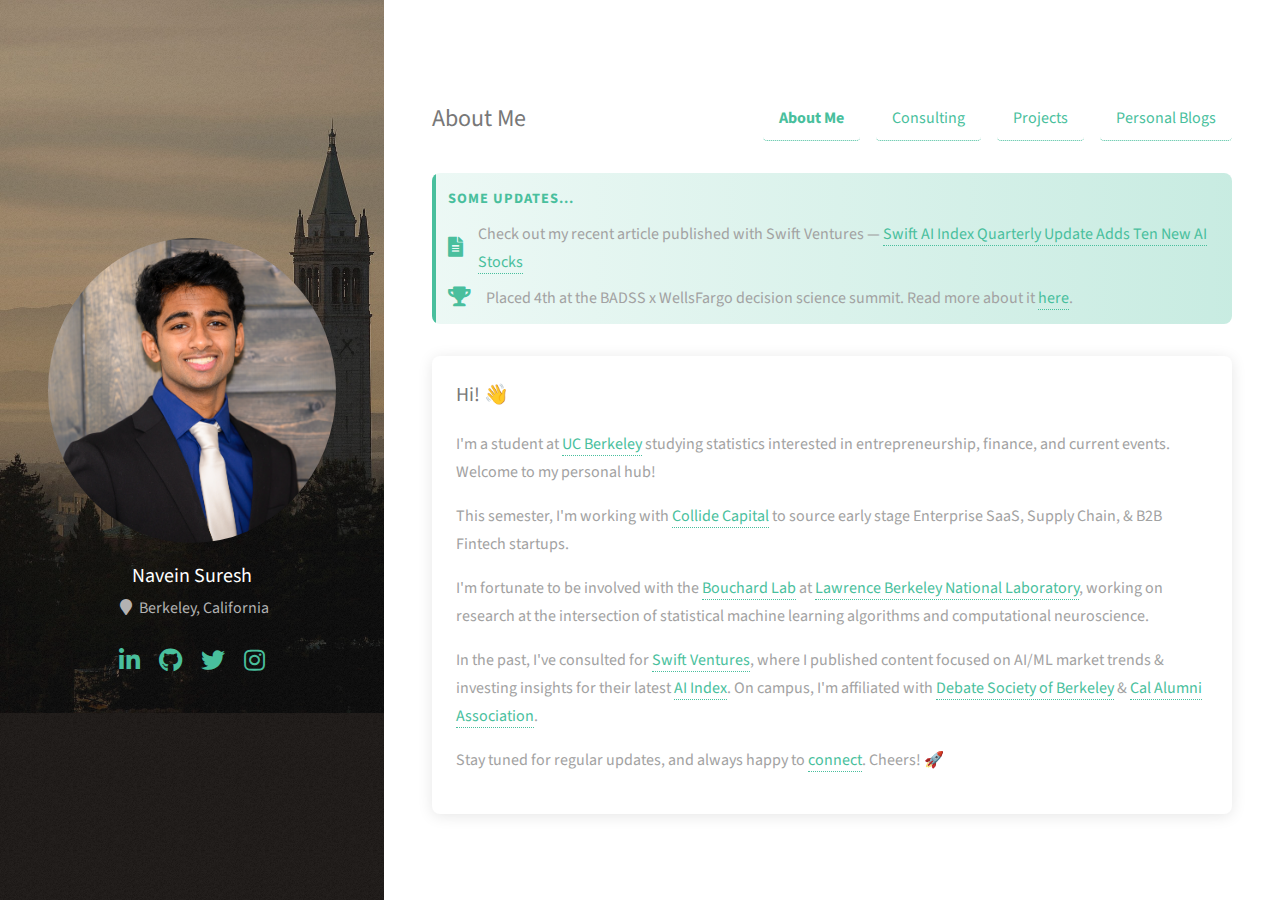
<file: index.html>
<!DOCTYPE HTML>
<!--
	Strata by HTML5 UP
	html5up.net | @ajlkn
	Free for personal and commercial use under the CCA 3.0 license (html5up.net/license)
-->
<html lang="en">
	<head>
		<title>Navein Suresh | UC Berkeley Student</title>
		<link rel="icon" type="image/x-icon" href="images/cal.png"/>
		<meta charset="utf-8" />
		<meta name="viewport" content="width=device-width, initial-scale=1, user-scalable=no" />
		<meta name="description" content="Personal website of Navein Suresh - UC Berkeley student interested in entrepreneurship, finance, and current events">
		<meta name="keywords" content="Navein Suresh, UC Berkeley, entrepreneurship, finance, portfolio">
		<meta name="author" content="Navein Suresh">
		<link rel="stylesheet" href="assets/css/main.css" />
		<style>
			.content-section {
				background: rgba(255, 255, 255, 0.05);
				border-radius: 8px;
				padding: 1.5em;
				margin-bottom: 2em;
				transition: transform 0.3s ease, box-shadow 0.3s ease;
				box-shadow: 0 2px 15px rgba(0, 0, 0, 0.1);
			}
			.content-section:hover {
				transform: translateY(-5px);
				box-shadow: 0 10px 25px rgba(0, 0, 0, 0.15);
			}
			.nav-container {
				display: flex;
				justify-content: space-between;
				align-items: center;
				margin-bottom: 2em;
			}
			.nav-container h2 {
				margin: 0;
			}
			.nav-links {
				display: flex;
				gap: 1em;
			}
			.nav-link {
				padding: 0.5em 1em;
				border-radius: 4px;
				transition: background-color 0.3s ease;
			}
			.nav-link:hover {
				background-color: rgba(255, 255, 255, 0.1);
			}
			@media screen and (max-width: 736px) {
				.nav-container {
					flex-direction: column;
					gap: 1em;
				}
			}
			.sidebar-content {
				display: flex;
				flex-direction: column;
				align-items: center;
				justify-content: center;
				text-align: center;
				height: 100%;
			}
			.updates-ribbon {
				margin: 0 0 2em 0;
				padding: 0.75em 1em;
				background: linear-gradient(90deg, rgba(73, 191, 157, 0.1), rgba(73, 191, 157, 0.3));
				border-radius: 8px;
				position: relative;
				overflow: hidden;
			}
			.updates-ribbon:before {
				content: "";
				position: absolute;
				top: 0;
				left: 0;
				width: 4px;
				height: 100%;
				background-color: #49bf9d;
			}
			.update-item {
				display: flex;
				align-items: center;
				margin-bottom: 0.5em;
			}
			.update-item:last-child {
				margin-bottom: 0;
			}
			.update-icon {
				margin-right: 0.75em;
				color: #49bf9d;
				font-size: 1.25em;
			}
			.updates-title {
				font-size: 0.9em;
				font-weight: bold;
				text-transform: uppercase;
				letter-spacing: 1px;
				margin-bottom: 0.5em;
				color: #49bf9d;
			}
			/* Sidebar width override removed */
		</style>
	</head>
	<body class="is-preload">

		<!-- Header -->
		<header id="header">
			<div class="inner sidebar-content">
				<a href="#" class="image avatar"><img src="images/profile_pic.png" alt="Navein Suresh" /></a>
				<h1><strong>Navein Suresh</strong></h1>
				<p><i class="fa fa-fw fa-map-marker" aria-hidden="true"></i> Berkeley, California</p>

				<ul class="icons">
					<li><a href="https://linkedin.com/in/navein-suresh-b180a31b1" class="icon brands fa-linkedin-in" title="LinkedIn"><span class="label">LinkedIn</span></a></li>
					<li><a href="https://github.com/naveinsuresh" class="icon brands fa-github" title="GitHub"><span class="label">Github</span></a></li>
					<li><a href="https://twitter.com/SureshNavein" class="icon brands fa-twitter" title="Twitter"><span class="label">Twitter</span></a></li>
					<li><a href="https://www.instagram.com/navein.suresh/?hl=en" class="icon brands fa-instagram" title="Instagram"><span class="label">Instagram</span></a></li>
				</ul>
			</div>
		</header>

		<!-- Main -->
		<div id="main">

			<!-- About Section -->
			<section id="about">
				<div class="nav-container">
					<h2>About Me</h2>
					<div class="nav-links">
						<a href="index.html" class="nav-link" style="font-weight: bold;">About Me</a>
						<a href="consulting.html" class="nav-link">Consulting</a>
						<a href="portfolio.html" class="nav-link">Projects</a>
						<a href="https://medium.com/@naveinksuresh" class="nav-link">Personal Blogs</a>
					</div>
				</div>

				<!-- Latest Updates -->
				<div class="updates-ribbon">
					<div class="updates-title">Some updates...</div>
					<div class="update-item">
						<span class="update-icon"><i class="fa fa-file-alt"></i></span>
						<span>Check out my recent article published with Swift Ventures — <a href="https://blog.swift.vc/swift-ai-index-quarterly-update-adds-ten-new-ai-stocks-3edea52f4291">Swift AI Index Quarterly Update Adds Ten New AI Stocks</a></span>
					</div>
					<div class="update-item">
						<span class="update-icon"><i class="fa fa-trophy"></i></span>
						<span>Placed 4th at the BADSS x WellsFargo decision science summit. Read more about it <a href="https://www.linkedin.com/posts/derekzhang7_badss-finance-optimization-ugcPost-7302137004215975936-4MD-?utm_source=share&utm_medium=member_desktop&rcm=ACoAADFQFIQBzCOTZ05p9LOEaH-JZc2evHbaQks">here</a>.</span>
					</div>
				</div>

				<div class="content-section">
					<header class="major">
						<h3>Hi! 👋</h3>
					</header>

					<p>I'm a student at <a href="https://www.berkeley.edu/">UC Berkeley</a> studying statistics interested in entrepreneurship, finance, and current events. Welcome to my personal hub!</p>
					<p>This semester, I'm working with <a href="https://www.collidecap.com/">Collide Capital</a> to source early stage Enterprise SaaS, Supply Chain, & B2B Fintech startups.</p>
					<p>I'm fortunate to be involved with the <a href="https://bouchardlab.lbl.gov/">Bouchard Lab</a> at <a href="https://www.lbl.gov/">Lawrence Berkeley National Laboratory</a>, working on research at the intersection of statistical machine learning algorithms and computational neuroscience.</p>
					<p>In the past, I've consulted for <a href="https://www.swift.vc/">Swift Ventures</a>, where I published content focused on AI/ML market trends & investing insights for their latest <a href="https://www.swift.vc/ai_index">AI Index</a>. On campus, I'm affiliated with <a href="https://debate.berkeley.edu/">Debate Society of Berkeley</a> & <a href="https://alumni.berkeley.edu/">Cal Alumni Association</a>.</p>
					<p>Stay tuned for regular updates, and always happy to <a href="mailto:naveinsuresh@berkeley.edu">connect</a>. Cheers! 🚀</p>
				</div>
			</section>
		</div>

		<!-- Footer -->
		<footer id="footer">
			<div class="inner">
				<!-- Copyright removed -->
			</div>
		</footer>

		<!-- Scripts -->
		<script src="assets/js/jquery.min.js"></script>
		<script src="assets/js/jquery.poptrox.min.js"></script>
		<script src="assets/js/browser.min.js"></script>
		<script src="assets/js/breakpoints.min.js"></script>
		<script src="assets/js/util.js"></script>
		<script src="assets/js/main.js"></script>
		<script>
			// Add fade-in animation to content sections
			document.addEventListener('DOMContentLoaded', function() {
				const sections = document.querySelectorAll('.content-section');
				sections.forEach((section, index) => {
					setTimeout(() => {
						section.style.opacity = '1';
					}, 100 * index);
				});

				// Add subtle animation to updates ribbon
				const updateItems = document.querySelectorAll('.update-item');
				updateItems.forEach((item, index) => {
					setTimeout(() => {
						item.style.opacity = '1';
						item.style.transform = 'translateX(0)';
					}, 300 + (index * 150));
				});
			});
		</script>
	</body>
</html>
</file>
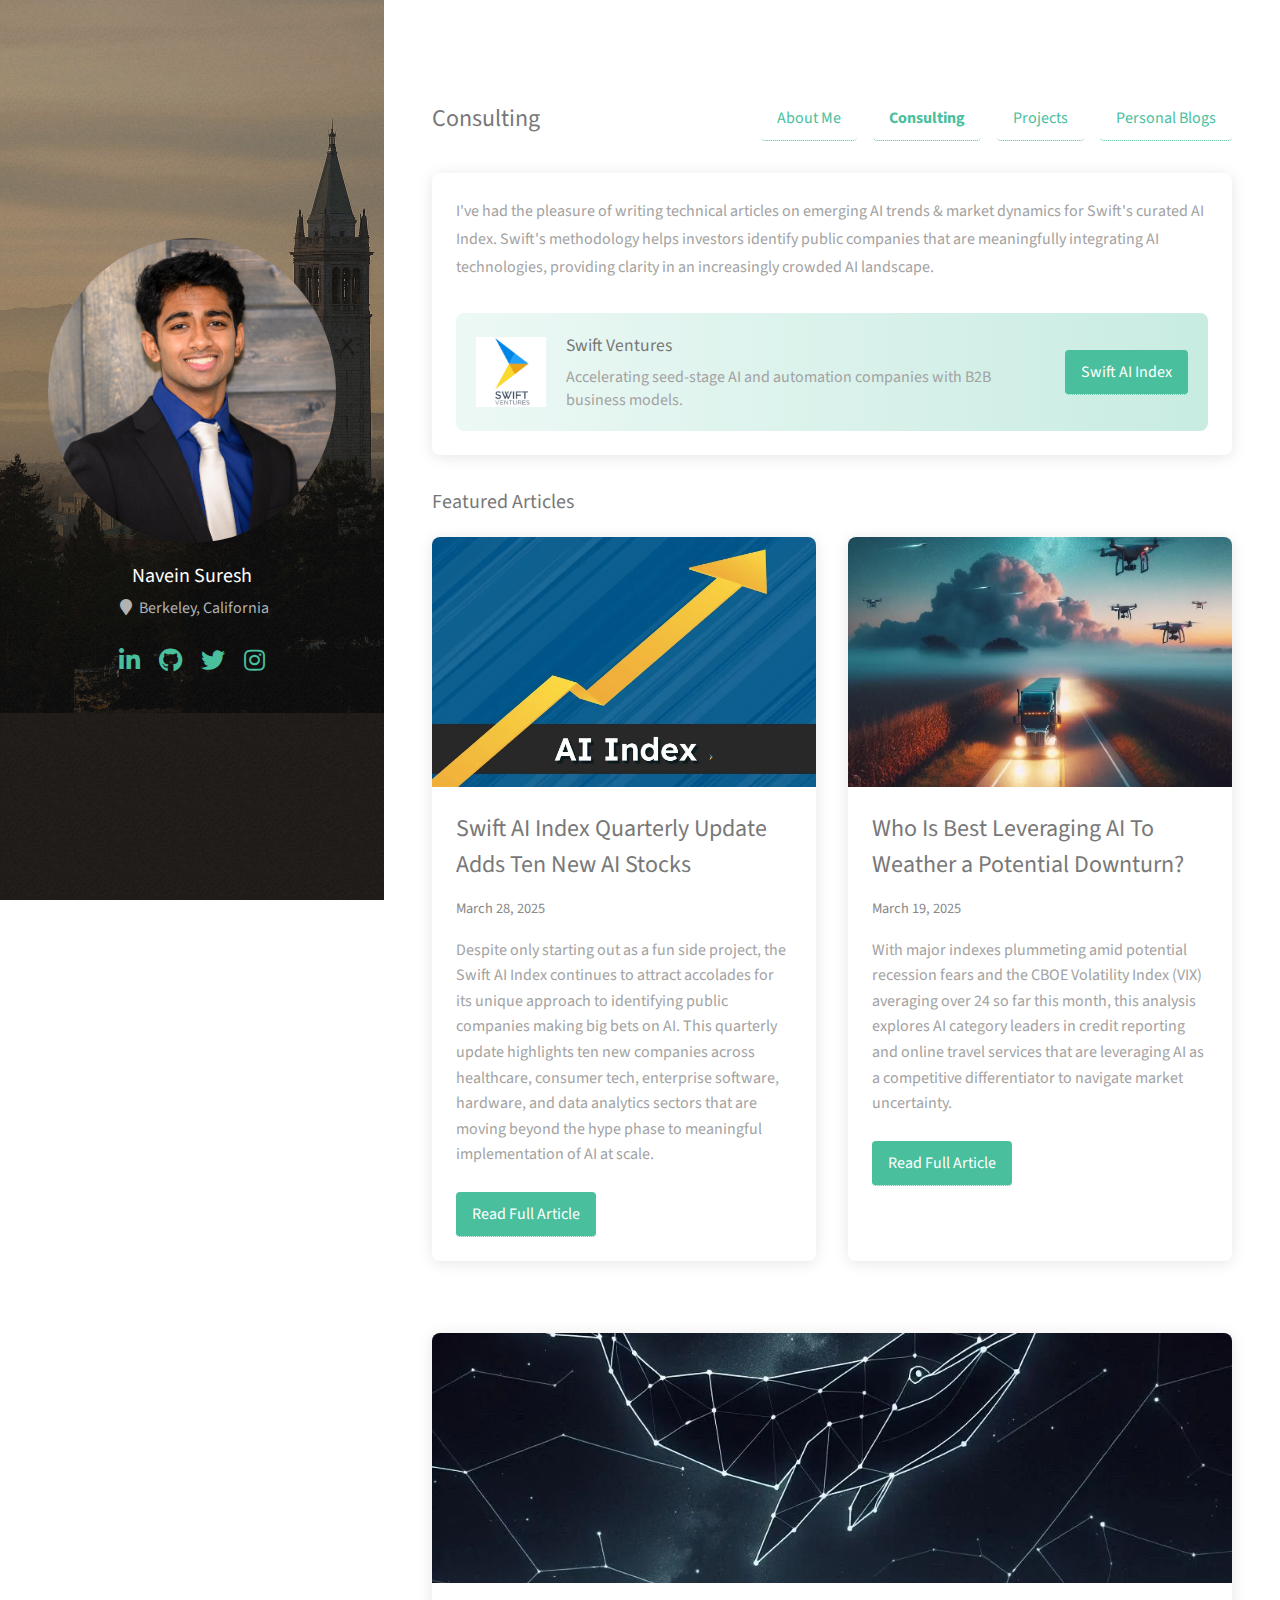
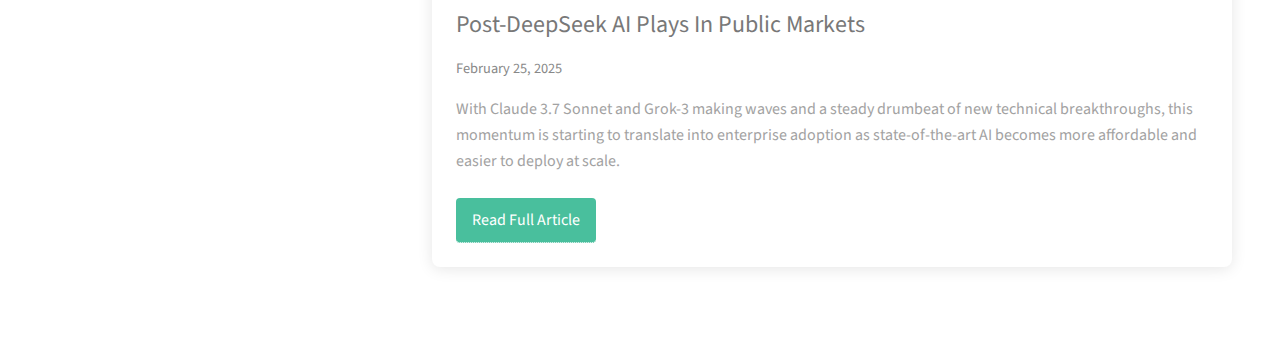
<file: consulting.html>
<!DOCTYPE HTML>
<!--
	Strata by HTML5 UP
	html5up.net | @ajlkn
	Free for personal and commercial use under the CCA 3.0 license (html5up.net/license)
-->
<html lang="en">
	<head>
		<title>Consulting | Navein Suresh</title>
		<link rel="icon" type="image/x-icon" href="images/cal.png"/>
		<meta charset="utf-8" />
		<meta name="viewport" content="width=device-width, initial-scale=1, user-scalable=no" />
		<meta name="description" content="Consulting work by Navein Suresh - Analysis of AI trends, companies, and market impacts">
		<meta name="keywords" content="Swift AI Index, AI investments, AI market analysis, Navein Suresh, Swift Ventures">
		<meta name="author" content="Navein Suresh">
		<link rel="stylesheet" href="assets/css/main.css" />
		<style>
			.content-section {
				background: rgba(255, 255, 255, 0.05);
				border-radius: 8px;
				padding: 1.5em;
				margin-bottom: 2em;
				transition: transform 0.3s ease, box-shadow 0.3s ease;
				box-shadow: 0 2px 15px rgba(0, 0, 0, 0.1);
			}
			.content-section:hover {
				transform: translateY(-5px);
				box-shadow: 0 10px 25px rgba(0, 0, 0, 0.15);
			}
			.nav-container {
				display: flex;
				justify-content: space-between;
				align-items: center;
				margin-bottom: 2em;
			}
			.nav-container h2 {
				margin: 0;
			}
			.nav-links {
				display: flex;
				gap: 1em;
			}
			.nav-link {
				padding: 0.5em 1em;
				border-radius: 4px;
				transition: background-color 0.3s ease;
			}
			.nav-link:hover {
				background-color: rgba(255, 255, 255, 0.1);
			}
			.sidebar-content {
				display: flex;
				flex-direction: column;
				align-items: center;
				justify-content: center;
				text-align: center;
				height: 100%;
			}
			.blog-card {
				margin-bottom: 2.5em;
				border-radius: 8px;
				overflow: hidden;
				box-shadow: 0 2px 15px rgba(0, 0, 0, 0.1);
				transition: transform 0.3s ease, box-shadow 0.3s ease;
				background: rgba(255, 255, 255, 0.03);
			}
			.blog-card:hover {
				transform: translateY(-5px);
				box-shadow: 0 10px 25px rgba(0, 0, 0, 0.15);
			}
			.blog-image {
				width: 100%;
				height: 250px;
				overflow: hidden;
				position: relative;
			}
			.blog-image img {
				width: 100%;
				height: 100%;
				object-fit: cover;
				transition: transform 0.3s ease;
			}
			.blog-card:hover .blog-image img {
				transform: scale(1.05);
			}
			.blog-content {
				padding: 1.5em;
			}
			.blog-title {
				margin-top: 0;
				font-size: 1.5em;
				margin-bottom: 0.5em;
			}
			.blog-date {
				color: #888;
				margin-bottom: 1em;
				font-size: 0.9em;
			}
			.blog-excerpt {
				margin-bottom: 1.5em;
				line-height: 1.6;
			}
			.read-more {
				display: inline-block;
				padding: 0.5em 1em;
				background-color: #49bf9d;
				color: #fff !important;
				text-decoration: none;
				border-radius: 4px;
				transition: background-color 0.3s ease;
			}
			.read-more:hover {
				background-color: #3da889;
			}
			.ai-index-logo {
				max-width: 300px;
				margin-bottom: 1.5em;
			}
			.swift-ventures-banner {
				background: linear-gradient(90deg, rgba(73, 191, 157, 0.1), rgba(73, 191, 157, 0.3));
				padding: 1.25em;
				border-radius: 8px;
				margin-top: 2em;
				display: flex;
				align-items: center;
				justify-content: flex-start;
				gap: 20px;
			}
			.swift-ventures-banner .logo {
				width: 70px;
				min-width: 70px;
				flex-shrink: 0;
				display: flex;
				align-items: center;
			}
			.swift-ventures-banner .logo img {
				max-width: 100%;
				height: auto;
				display: block;
			}
			.swift-ventures-banner .content {
				flex: 1;
				padding-top: 0;
			}
			.swift-ventures-banner .content h4 {
				margin-top: 0;
				margin-bottom: 0.4em;
				font-size: 1.1em;
			}
			.swift-ventures-banner .content p {
				margin: 0;
				line-height: 1.4;
			}
			.swift-ventures-banner .read-more {
				margin-left: 15px;
				white-space: nowrap;
				align-self: center;
			}
			@media screen and (max-width: 736px) {
				.nav-container {
					flex-direction: column;
					gap: 1em;
				}
				.swift-ventures-banner {
					flex-direction: column;
					text-align: center;
					gap: 10px;
				}
				.swift-ventures-banner .logo {
					margin: 0 auto 0.5em;
				}
				.swift-ventures-banner .read-more {
					margin-left: 0;
					margin-top: 10px;
				}
			}
		</style>
	</head>
	<body class="is-preload">

		<!-- Header -->
		<header id="header">
			<div class="inner sidebar-content">
				<a href="#" class="image avatar"><img src="images/profile_pic.png" alt="Navein Suresh" /></a>
				<h1><strong>Navein Suresh</strong></h1>
				<p><i class="fa fa-fw fa-map-marker" aria-hidden="true"></i> Berkeley, California</p>

				<ul class="icons">
					<li><a href="https://linkedin.com/in/navein-suresh-b180a31b1" class="icon brands fa-linkedin-in" title="LinkedIn"><span class="label">LinkedIn</span></a></li>
					<li><a href="https://github.com/naveinsuresh" class="icon brands fa-github" title="GitHub"><span class="label">Github</span></a></li>
					<li><a href="https://twitter.com/SureshNavein" class="icon brands fa-twitter" title="Twitter"><span class="label">Twitter</span></a></li>
					<li><a href="https://www.instagram.com/navein.suresh/?hl=en" class="icon brands fa-instagram" title="Instagram"><span class="label">Instagram</span></a></li>
				</ul>
			</div>
		</header>

		<!-- Main -->
		<div id="main">

			<!-- Swift AI Index Section -->
			<section id="swift-ai-index">
				<div class="nav-container">
					<h2>Consulting</h2>
					<div class="nav-links">
						<a href="index.html" class="nav-link">About Me</a>
						<a href="consulting.html" class="nav-link" style="font-weight: bold;">Consulting</a>
						<a href="portfolio.html" class="nav-link">Projects</a>
						<a href="https://medium.com/@naveinksuresh" class="nav-link">Personal Blogs</a>
					</div>
				</div>

				<div class="content-section">
					<p>I've had the pleasure of writing technical articles on emerging AI trends & market dynamics for Swift's curated AI Index. Swift's methodology helps investors identify public companies that are meaningfully integrating AI technologies, providing clarity in an increasingly crowded AI landscape.</p>

					<div class="swift-ventures-banner">
						<div class="logo">
							<img src="images/swift_vc.jpeg" alt="Swift Ventures Logo">
						</div>
						<div class="content">
							<h4>Swift Ventures</h4>
							<p>Accelerating seed-stage AI and automation companies with B2B business models.</p>
						</div>
						<a href="https://www.swift.vc/ai_index" class="read-more">Swift AI Index</a>
					</div>
				</div>

				<!-- Blog Posts -->
				<h3>Featured Articles</h3>

				<div style="display: grid; grid-template-columns: repeat(2, 1fr); gap: 2em;">
					<!-- New Quarterly Update Article -->
					<div class="blog-card">
						<div class="blog-image">
							<img src="images/article3.webp" alt="Swift AI Index Quarterly Update">
						</div>
						<div class="blog-content">
							<h3 class="blog-title">Swift AI Index Quarterly Update Adds Ten New AI Stocks</h3>
							<div class="blog-date">March 28, 2025</div>
							<div class="blog-excerpt">
								<p>Despite only starting out as a fun side project, the Swift AI Index continues to attract accolades for its unique approach to identifying public companies making big bets on AI. This quarterly update highlights ten new companies across healthcare, consumer tech, enterprise software, hardware, and data analytics sectors that are moving beyond the hype phase to meaningful implementation of AI at scale.</p>
							</div>
							<a href="https://blog.swift.vc/swift-ai-index-quarterly-update-adds-ten-new-ai-stocks-3edea52f4291" class="read-more">Read Full Article</a>
						</div>
					</div>

					<!-- New Blog Post -->
					<div class="blog-card">
						<div class="blog-image">
							<img src="images/article2.webp" alt="Stock market graph showing volatility">
						</div>
						<div class="blog-content">
							<h3 class="blog-title">Who Is Best Leveraging AI To Weather a Potential Downturn?</h3>
							<div class="blog-date">March 19, 2025</div>
							<div class="blog-excerpt">
								<p>With major indexes plummeting amid potential recession fears and the CBOE Volatility Index (VIX) averaging over 24 so far this month, this analysis explores AI category leaders in credit reporting and online travel services that are leveraging AI as a competitive differentiator to navigate market uncertainty.</p>
							</div>
							<a href="https://blog.swift.vc/who-is-best-leveraging-ai-to-weather-a-potential-downturn-43296e68c1c7" class="read-more">Read Full Article</a>
						</div>
					</div>
				</div>

				<div style="margin-top: 2em;">
					<!-- Previous Blog Post -->
					<div class="blog-card">
						<div class="blog-image">
							<img src="images/article1.webp" alt="AI image created using Dall-E 3">
						</div>
						<div class="blog-content">
							<h3 class="blog-title">Post-DeepSeek AI Plays In Public Markets</h3>
							<div class="blog-date">February 25, 2025</div>
							<div class="blog-excerpt">
								<p>With Claude 3.7 Sonnet and Grok-3 making waves and a steady drumbeat of new technical breakthroughs, this momentum is starting to translate into enterprise adoption as state-of-the-art AI becomes more affordable and easier to deploy at scale.</p>
							</div>
							<a href="https://blog.swift.vc/post-deepseek-ai-plays-in-public-markets-05a9b2b851d2" class="read-more">Read Full Article</a>
						</div>
					</div>
				</div>

				</div>

			</section>
		</div>

		<!-- Footer -->
		<footer id="footer">
			<div class="inner">
				<!-- Copyright removed -->
			</div>
		</footer>

		<!-- Scripts -->
		<script src="assets/js/jquery.min.js"></script>
		<script src="assets/js/jquery.poptrox.min.js"></script>
		<script src="assets/js/browser.min.js"></script>
		<script src="assets/js/breakpoints.min.js"></script>
		<script src="assets/js/util.js"></script>
		<script src="assets/js/main.js"></script>
		<script>
			// Add fade-in animation to content sections
			document.addEventListener('DOMContentLoaded', function() {
				const sections = document.querySelectorAll('.content-section, .blog-card');
				sections.forEach((section, index) => {
					setTimeout(() => {
						section.style.opacity = '1';
					}, 100 * index);
				});
			});
		</script>
	</body>
</html>
</file>
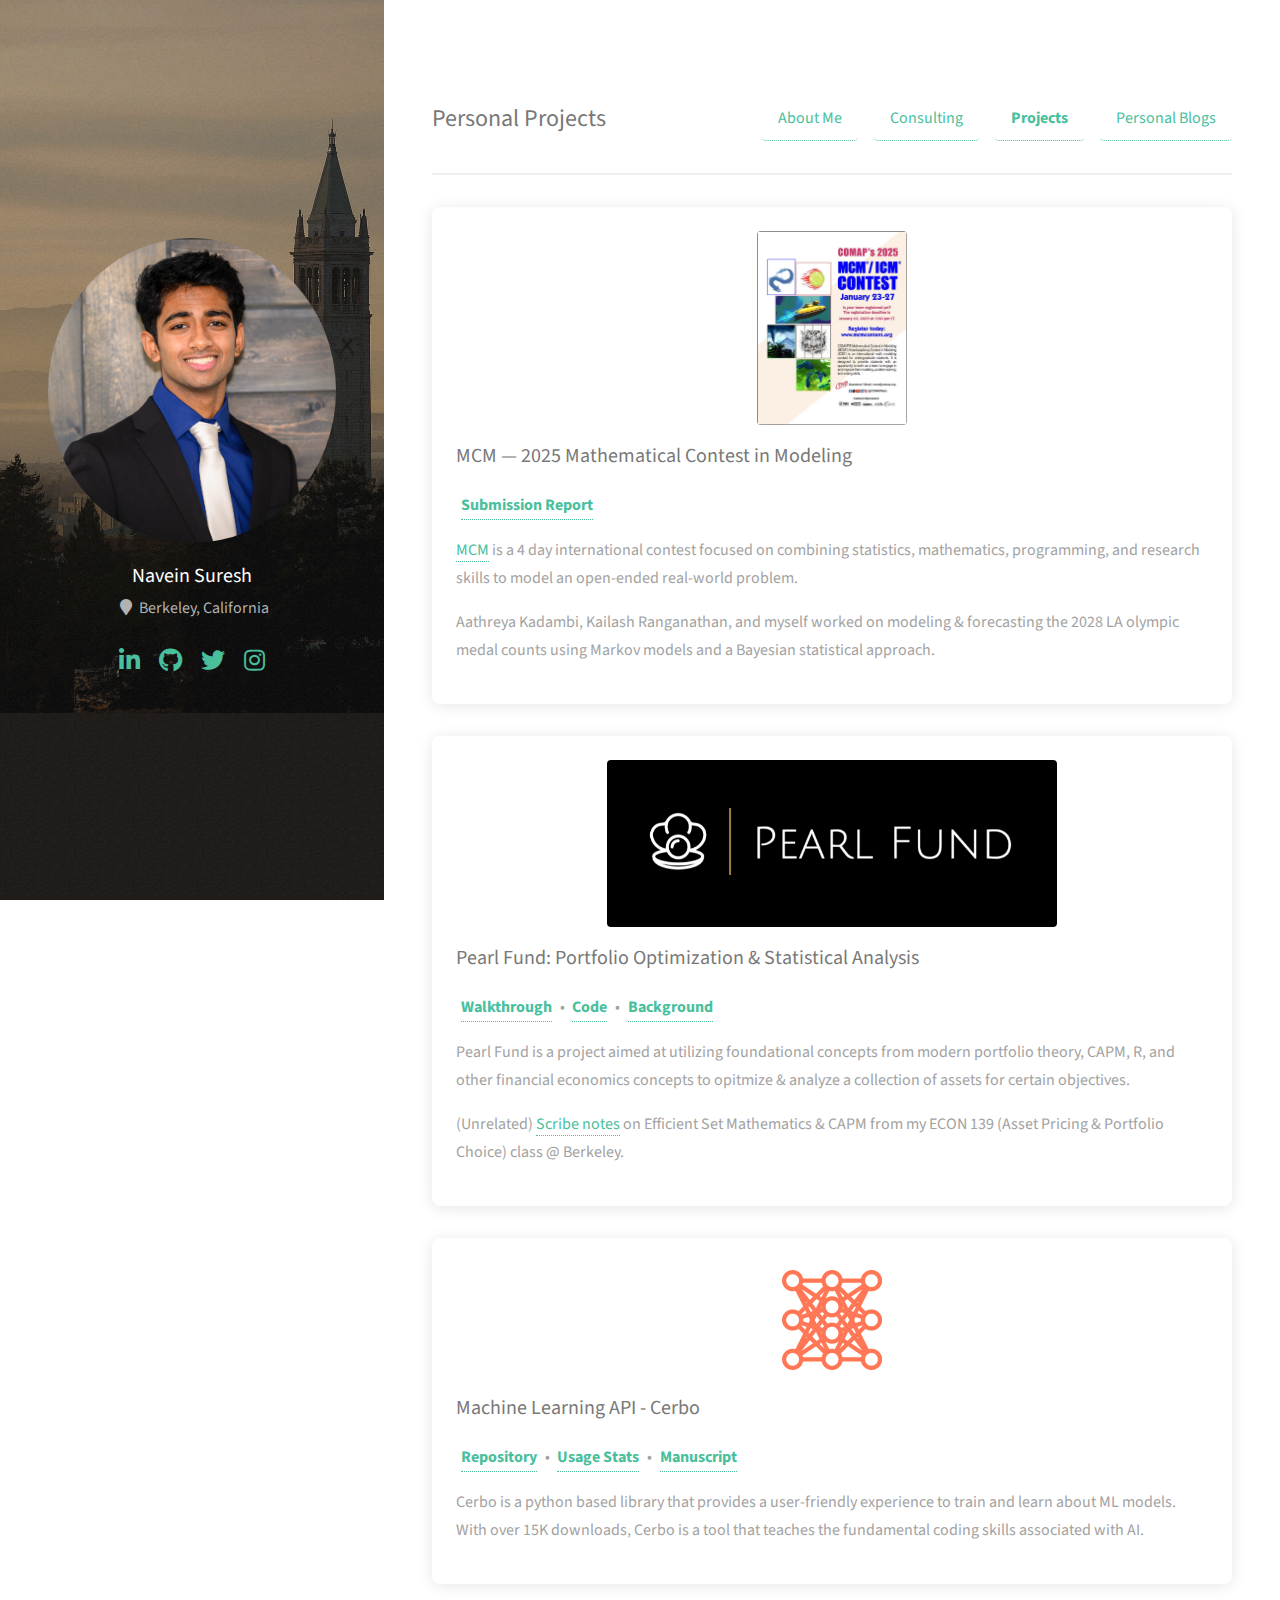
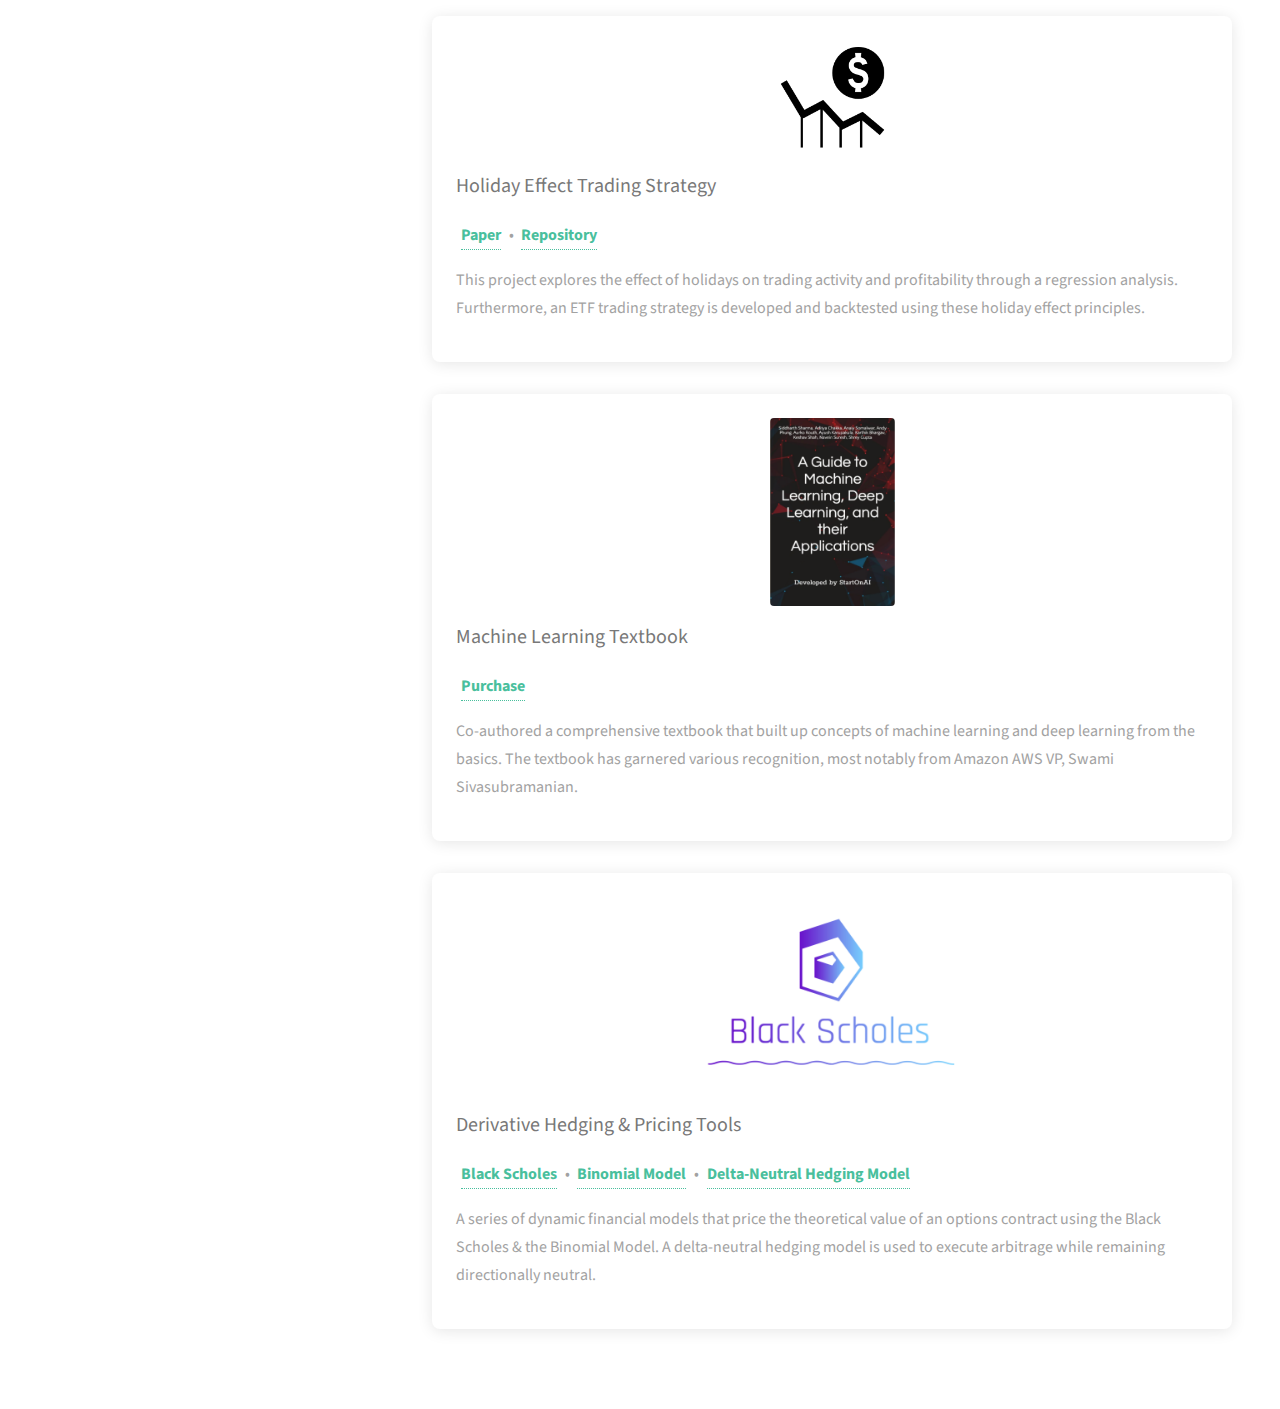
<file: portfolio.html>
<!DOCTYPE HTML>
<!--
	Strata by HTML5 UP
	html5up.net | @ajlkn
	Free for personal and commercial use under the CCA 3.0 license (html5up.net/license)
-->
<html lang="en">
	<head>
		<title>Personal Projects | Navein Suresh</title>
		<link rel="icon" type="image/x-icon" href="images/cal.png"/>
		<meta charset="utf-8" />
		<meta name="viewport" content="width=device-width, initial-scale=1, user-scalable=no" />
		<meta name="description" content="Portfolio of Navein Suresh - Projects in finance, machine learning, and data analysis">
		<meta name="keywords" content="portfolio, projects, finance, machine learning, data analysis">
		<meta name="author" content="Navein Suresh">
		<link rel="stylesheet" href="assets/css/main.css" />
		<style>
			.project-card {
				background: rgba(255, 255, 255, 0.05);
				border-radius: 8px;
				padding: 1.5em;
				margin-bottom: 2em;
				transition: transform 0.3s ease, box-shadow 0.3s ease;
				box-shadow: 0 2px 15px rgba(0, 0, 0, 0.1);
			}
			.project-card:hover {
				transform: translateY(-5px);
				box-shadow: 0 10px 25px rgba(0, 0, 0, 0.15);
			}
			.project-links {
				margin: 1em 0;
			}
			.project-links a {
				margin: 0 0.3em;
				display: inline-block;
				text-decoration: none !important;
				font-weight: bold;
			}
			.nav-container {
				display: flex;
				justify-content: space-between;
				align-items: center;
				margin-bottom: 2em;
			}
			.nav-container h2 {
				margin: 0;
			}
			.nav-links {
				display: flex;
				gap: 1em;
			}
			.nav-link {
				padding: 0.5em 1em;
				border-radius: 4px;
				transition: background-color 0.3s ease;
			}
			.nav-link:hover {
				background-color: rgba(255, 255, 255, 0.1);
			}
			.project-image {
				display: flex;
				justify-content: center;
				align-items: center;
				margin-bottom: 1em;
			}
			.project-image img {
				max-width: 100%;
				height: auto;
				border-radius: 4px;
			}
			.sidebar-content {
				display: flex;
				flex-direction: column;
				align-items: center;
				justify-content: center;
				text-align: center;
				height: 100%;
			}
			@media screen and (max-width: 736px) {
				.nav-container {
					flex-direction: column;
					gap: 1em;
				}
			}
			/* Sidebar width override removed */
		</style>
	</head>
	<body class="is-preload">

		<!-- Header -->
		<header id="header">
			<div class="inner sidebar-content">
				<a href="index.html" class="image avatar"><img src="images/profile_pic.png" alt="Navein Suresh" /></a>
				<h1><strong>Navein Suresh</strong></h1>
				<p><i class="fa fa-fw fa-map-marker" aria-hidden="true"></i> Berkeley, California</p>

				<ul class="icons">
					<li><a href="https://linkedin.com/in/navein-suresh-b180a31b1" class="icon brands fa-linkedin-in" title="LinkedIn"><span class="label">LinkedIn</span></a></li>
					<li><a href="https://github.com/naveinsuresh" class="icon brands fa-github" title="GitHub"><span class="label">Github</span></a></li>
					<li><a href="https://twitter.com/SureshNavein" class="icon brands fa-twitter" title="Twitter"><span class="label">Twitter</span></a></li>
					<li><a href="https://www.instagram.com/navein.suresh/?hl=en" class="icon brands fa-instagram" title="Instagram"><span class="label">Instagram</span></a></li>
				</ul>
			</div>
		</header>

		<!-- Main -->
		<div id="main">
			<!-- Portfolio Section -->
			<section id="portfolio">
				<div class="nav-container">
					<h2>Personal Projects</h2>
					<div class="nav-links">
						<a href="index.html" class="nav-link">About Me</a>
						<a href="consulting.html" class="nav-link">Consulting</a>
						<a href="portfolio.html" class="nav-link" style="font-weight: bold;">Projects</a>
						<a href="https://medium.com/@naveinksuresh" class="nav-link">Personal Blogs</a>
					</div>
				</div>
                <hr>

				<!-- Project 1 -->
				<div class="project-card">
					<div class="project-image">
						<img width="150" height="225" src="images/mcm_logo.webp" alt="MCM Logo"/>
					</div>
					<h3>MCM — 2025 Mathematical Contest in Modeling</h3>
					<div class="project-links">
						<a href="https://drive.google.com/file/d/12vWYXZeVphcX_qLtxjxijnNkWFhA8OtU/view?usp=sharing">Submission Report</a>
					</div>
					<p><a href="https://www.comap.com/contests/mcm-icm">MCM</a> is a 4 day international contest focused on combining statistics, mathematics, programming, and research skills to model an open-ended real-world problem.</p>
					<p>Aathreya Kadambi, Kailash Ranganathan, and myself worked on modeling & forecasting the 2028 LA olympic medal counts using Markov models and a Bayesian statistical approach.</p>
				</div>

				<!-- Project 2 -->
				<div class="project-card">
					<div class="project-image">
						<img width="450" height="200" src="images/thumbs/pearl_fund_logo.png" alt="Pearl Fund Logo"/>
					</div>
					<h3>Pearl Fund: Portfolio Optimization & Statistical Analysis</h3>
					<div class="project-links">
						<a href="https://rpubs.com/naveinsuresh/pearlfund">Walkthrough</a>
						<span class="dot">•</span>
						<a href="https://github.com/naveinsuresh/pearl-fund">Code</a>
						<span class="dot">•</span>
						<a href="images/pearl_fund_overleaf.pdf">Background</a>
					</div>
					<p>Pearl Fund is a project aimed at utilizing foundational concepts from modern portfolio theory, CAPM, R, and other financial economics concepts to opitmize & analyze a collection of assets for certain objectives.</p>
					<p>(Unrelated) <a href="images/econ.pdf">Scribe notes</a> on Efficient Set Mathematics & CAPM from my ECON 139 (Asset Pricing & Portfolio Choice) class @ Berkeley.</p>
				</div>

				<!-- Project 3 -->
				<div class="project-card">
					<div class="project-image">
						<img src="images/thumbs/cerbo.png" alt="Cerbo"/>
					</div>
					<h3>Machine Learning API - Cerbo</h3>
					<div class="project-links">
						<a href="https://github.com/StartOnAI/Cerbo">Repository</a>
						<span class="dot">•</span>
						<a href="https://pepy.tech/project/cerbo">Usage Stats</a>
						<span class="dot">•</span>
						<a href="images/cerbo_paper.pdf">Manuscript</a>
					</div>
					<p>Cerbo is a python based library that provides a user-friendly experience to train and learn about ML models. With over 15K downloads, Cerbo is a tool that teaches the fundamental coding skills associated with AI.</p>
				</div>

				<!-- Project 4 -->
				<div class="project-card">
					<div class="project-image">
						<img width="115" height="110" src="images/thumbs/stock.png" alt="Stock Market"/>
					</div>
					<h3>Holiday Effect Trading Strategy</h3>
					<div class="project-links">
						<a href="images/stock.pdf">Paper</a>
						<span class="dot">•</span>
						<a href="https://github.com/naveinsuresh/holiday_effect_trading">Repository</a>
					</div>
					<p>This project explores the effect of holidays on trading activity and profitability through a regression analysis. Furthermore, an ETF trading strategy is developed and backtested using these holiday effect principles.</p>
				</div>

				<!-- Project 5 -->
				<div class="project-card">
					<div class="project-image">
						<img width="125" height="200" src="images/thumbs/book.png" alt="Book Cover"/>
					</div>
					<h3>Machine Learning Textbook</h3>
					<div class="project-links">
						<a href="https://www.amazon.com/Guide-Machine-Learning-their-Applications/dp/B08C96165Y">Purchase</a>
					</div>
					<p>Co-authored a comprehensive textbook that built up concepts of machine learning and deep learning from the basics. The textbook has garnered various recognition, most notably from Amazon AWS VP, Swami Sivasubramanian.</p>
				</div>

				<!-- Project 6 -->
				<div class="project-card">
					<div class="project-image">
						<img width="300" height="200" src="images/thumbs/blackscholes.png" alt="Black Scholes Model"/>
					</div>
					<h3>Derivative Hedging & Pricing Tools</h3>
					<div class="project-links">
						<a href="https://github.com/naveinsuresh/options_black_scholes_pricing">Black Scholes</a>
						<span class="dot">•</span>
						<a href="https://github.com/naveinsuresh/binomial_options_pricing">Binomial Model</a>
						<span class="dot">•</span>
						<a href="https://github.com/naveinsuresh/delta_neutral_hedging">Delta-Neutral Hedging Model</a>
					</div>
					<p>A series of dynamic financial models that price the theoretical value of an options contract using the Black Scholes & the Binomial Model. A delta-neutral hedging model is used to execute arbitrage while remaining directionally neutral.</p>
				</div>
			</section>
		</div>

		<!-- Footer -->
		<footer id="footer">
			<div class="inner">
				<!-- Copyright removed -->
			</div>
		</footer>

		<!-- Scripts -->
		<script src="assets/js/jquery.min.js"></script>
		<script src="assets/js/jquery.poptrox.min.js"></script>
		<script src="assets/js/browser.min.js"></script>
		<script src="assets/js/breakpoints.min.js"></script>
		<script src="assets/js/util.js"></script>
		<script src="assets/js/main.js"></script>
		<script>
			// Add fade-in animation to projects
			document.addEventListener('DOMContentLoaded', function() {
				const projects = document.querySelectorAll('.project-card');
				projects.forEach((project, index) => {
					setTimeout(() => {
						project.style.opacity = '1';
					}, 100 * index);
				});
			});
		</script>
	</body>
</html>
</file>
<file: assets/css/main.css>
@import url("fontawesome-all.min.css");
@import url("https://fonts.googleapis.com/css?family=Source+Sans+Pro:400,400italic");

/*
	Strata by HTML5 UP
	html5up.net | @ajlkn
	Free for personal and commercial use under the CCA 3.0 license (html5up.net/license)
*/

html, body, div, span, applet, object,
iframe, h1, h2, h3, h4, h5, h6, p, blockquote,
pre, a, abbr, acronym, address, big, cite,
code, del, dfn, em, img, ins, kbd, q, s, samp,
small, strike, strong, sub, sup, tt, var, b,
u, i, center, dl, dt, dd, ol, ul, li, fieldset,
form, label, legend, table, caption, tbody,
tfoot, thead, tr, th, td, article, aside,
canvas, details, embed, figure, figcaption,
footer, header, hgroup, menu, nav, output, ruby,
section, summary, time, mark, audio, video {
	margin: 0;
	padding: 0;
	border: 0;
	font-size: 100%;
	font: inherit;
	vertical-align: baseline;}

article, aside, details, figcaption, figure,
footer, header, hgroup, menu, nav, section {
	display: block;}

body {
	line-height: 1;
}

ol, ul {
	list-style: none;
}

blockquote, q {
	quotes: none;
}

	blockquote:before, blockquote:after, q:before, q:after {
		content: '';
		content: none;
	}

table {
	border-collapse: collapse;
	border-spacing: 0;
}

body {
	-webkit-text-size-adjust: none;
}

mark {
	background-color: transparent;
	color: inherit;
}

input::-moz-focus-inner {
	border: 0;
	padding: 0;
}

input, select, textarea {
	-moz-appearance: none;
	-webkit-appearance: none;
	-ms-appearance: none;
	appearance: none;
}

/* Basic */

	html {
		box-sizing: border-box;
	}

	*, *:before, *:after {
		box-sizing: inherit;
	}

	body {
		background: #fff;
	}

		body.is-preload *, body.is-preload *:before, body.is-preload *:after {
			-moz-animation: none !important;
			-webkit-animation: none !important;
			-ms-animation: none !important;
			animation: none !important;
			-moz-transition: none !important;
			-webkit-transition: none !important;
			-ms-transition: none !important;
			transition: none !important;
		}

	body, input, select, textarea {
		color: #a2a2a2;
		font-family: "Source Sans Pro", Helvetica, sans-serif;
		font-size: 16pt;
		font-weight: 400;
		line-height: 1.75em;
	}

	a {
		-moz-transition: color 0.2s ease-in-out, border-color 0.2s ease-in-out;
		-webkit-transition: color 0.2s ease-in-out, border-color 0.2s ease-in-out;
		-ms-transition: color 0.2s ease-in-out, border-color 0.2s ease-in-out;
		transition: color 0.2s ease-in-out, border-color 0.2s ease-in-out;
		border-bottom: dotted 1px;
		color: #49bf9d;
		text-decoration: none;
	}

		a:hover {
			border-bottom-color: transparent;
			color: #49bf9d !important;
			text-decoration: none;
		}

	strong, b {
		color: #787878;
		font-weight: 400;
	}

	em, i {
		font-style: italic;
	}

	p {
		margin: 0 0 1em 0;

	}

	h1, h2, h3, h4, h5, h6 {
		color: #787878;
		font-weight: 400;
		line-height: 1em;
		margin: 0 0 1em 0;
	}

		h1 a, h2 a, h3 a, h4 a, h5 a, h6 a {
			color: inherit;
			text-decoration: none;
		}

	h1 {
		font-size: 2em;
		line-height: 1.5em;
	}

	h2 {
		font-size: 1.5em;
		line-height: 1.5em;
	}

	h3 {
		font-size: 1.25em;
		line-height: 1.5em;
	}

	h4 {
		font-size: 1.1em;
		line-height: 1.5em;
	}

	h5 {
		font-size: 0.9em;
		line-height: 1.5em;
	}

	h6 {
		font-size: 0.7em;
		line-height: 1.5em;
	}

	sub {
		font-size: 0.8em;
		position: relative;
		top: 0.5em;
	}

	sup {
		font-size: 0.8em;
		position: relative;
		top: -0.5em;
	}

	hr {
		border: 0;
		border-bottom: solid 2px #efefef;
		margin: 2em 0;
	}

		hr.major {
			margin: 3em 0;
		}

	blockquote {
		border-left: solid 6px #efefef;
		font-style: italic;
		margin: 0 0 2em 0;
		padding: 0.5em 0 0.5em 1.5em;
	}

	code {
		background: #f7f7f7;
		border-radius: 0.35em;
		border: solid 2px #efefef;
		font-family: "Courier New", monospace;
		font-size: 0.9em;
		margin: 0 0.25em;
		padding: 0.25em 0.65em;
	}

	pre {
		-webkit-overflow-scrolling: touch;
		font-family: "Courier New", monospace;
		font-size: 0.9em;
		margin: 0 0 2em 0;
	}

		pre code {
			display: block;
			line-height: 1.75em;
			padding: 1em 1.5em;
			overflow-x: auto;
		}

	.align-left {
		text-align: left;
	}

	.align-center {
		text-align: center;
	}

	.align-right {
		text-align: right;
	}


/* Container */

	.container {
		margin: 0 auto;
		max-width: calc(100% - 4em);
		width: 100%;
	}

		.container.xsmall {
			width: 25%;
		}

		.container.small {
			width: 50%;
		}

		.container.medium {
			width: 75%;
		}

		.container.large {
			width: 125%;
		}

		.container.xlarge {
			width: 150%;
		}

		.container.max {
			width: 100%;
		}

		@media screen and (max-width: 980px) {

			.container {
				width: 100% !important;
				max-width: 100% !important;
			}

		}

		@media screen and (max-width: 480px) {

			.container {
				max-width: calc(100% - 3em);
			}

		}

/* Row */

	.row {
		display: flex;
		flex-wrap: wrap;
		box-sizing: border-box;
		align-items: stretch;
	}

		.row > * {
			box-sizing: border-box;
		}

		.row.gtr-uniform > * > :last-child {
			margin-bottom: 0;
		}

		.row.aln-left {
			justify-content: flex-start;
		}

		.row.aln-center {
			justify-content: center;
		}

		.row.aln-right {
			justify-content: flex-end;
		}

		.row.aln-top {
			align-items: flex-start;
		}

		.row.aln-middle {
			align-items: center;
		}

		.row.aln-bottom {
			align-items: flex-end;
		}

		.row > .imp {
			order: -1;
		}

		.row > .col-1 {
			width: 8.33333%;
		}

		.row > .off-1 {
			margin-left: 8.33333%;
		}

		.row > .col-2 {
			width: 16.66667%;
		}

		.row > .off-2 {
			margin-left: 16.66667%;
		}

		.row > .col-3 {
			width: 25%;
		}

		.row > .off-3 {
			margin-left: 25%;
		}

		.row > .col-4 {
			width: 33.33333%;
		}

		.row > .off-4 {
			margin-left: 33.33333%;
		}

		.row > .col-5 {
			width: 41.66667%;
		}

		.row > .off-5 {
			margin-left: 41.66667%;
		}

		.row > .col-6 {
			width: 50%;
		}

		.row > .off-6 {
			margin-left: 50%;
		}

		.row > .col-7 {
			width: 58.33333%;
		}

		.row > .off-7 {
			margin-left: 58.33333%;
		}

		.row > .col-8 {
			width: 66.66667%;
		}

		.row > .off-8 {
			margin-left: 66.66667%;
		}

		.row > .col-9 {
			width: 75%;
		}

		.row > .off-9 {
			margin-left: 75%;
		}

		.row > .col-10 {
			width: 83.33333%;
		}

		.row > .off-10 {
			margin-left: 83.33333%;
		}

		.row > .col-11 {
			width: 91.66667%;
		}

		.row > .off-11 {
			margin-left: 91.66667%;
		}

		.row > .col-12 {
			width: 100%;
		}

		.row > .off-12 {
			margin-left: 100%;
		}

		.row.gtr-0 {
			margin-top: 0;
			margin-left: 0em;
		}

			.row.gtr-0 > * {
				padding: 0 0 0 0em;
			}

			.row.gtr-0.gtr-uniform {
				margin-top: 0em;
			}

				.row.gtr-0.gtr-uniform > * {
					padding-top: 0em;
				}

		.row.gtr-25 {
			margin-top: 0;
			margin-left: -0.625em;
		}

			.row.gtr-25 > * {
				padding: 0 0 0 0.625em;
			}

			.row.gtr-25.gtr-uniform {
				margin-top: -0.625em;
			}

				.row.gtr-25.gtr-uniform > * {
					padding-top: 0.625em;
				}

		.row.gtr-50 {
			margin-top: 0;
			margin-left: -1.25em;
		}

			.row.gtr-50 > * {
				padding: 0 0 0 1.25em;
			}

			.row.gtr-50.gtr-uniform {
				margin-top: -1.25em;
			}

				.row.gtr-50.gtr-uniform > * {
					padding-top: 1.25em;
				}

		.row {
			margin-top: 0;
			margin-left: -2.5em;
		}

			.row > * {
				padding: 0 0 0 2.5em;
			}

			.row.gtr-uniform {
				margin-top: -2.5em;
			}

				.row.gtr-uniform > * {
					padding-top: 2.5em;
				}

		.row.gtr-150 {
			margin-top: 0;
			margin-left: -3.75em;
		}

			.row.gtr-150 > * {
				padding: 0 0 0 3.75em;
			}

			.row.gtr-150.gtr-uniform {
				margin-top: -3.75em;
			}

				.row.gtr-150.gtr-uniform > * {
					padding-top: 3.75em;
				}

		.row.gtr-200 {
			margin-top: 0;
			margin-left: -5em;
		}

			.row.gtr-200 > * {
				padding: 0 0 0 5em;
			}

			.row.gtr-200.gtr-uniform {
				margin-top: -5em;
			}

				.row.gtr-200.gtr-uniform > * {
					padding-top: 5em;
				}

		@media screen and (max-width: 1800px) {

			.row {
				display: flex;
				flex-wrap: wrap;
				box-sizing: border-box;
				align-items: stretch;
			}

				.row > * {
					box-sizing: border-box;
				}

				.row.gtr-uniform > * > :last-child {
					margin-bottom: 0;
				}

				.row.aln-left {
					justify-content: flex-start;
				}

				.row.aln-center {
					justify-content: center;
				}

				.row.aln-right {
					justify-content: flex-end;
				}

				.row.aln-top {
					align-items: flex-start;
				}

				.row.aln-middle {
					align-items: center;
				}

				.row.aln-bottom {
					align-items: flex-end;
				}

				.row > .imp-xlarge {
					order: -1;
				}

				.row > .col-1-xlarge {
					width: 8.33333%;
				}

				.row > .off-1-xlarge {
					margin-left: 8.33333%;
				}

				.row > .col-2-xlarge {
					width: 16.66667%;
				}

				.row > .off-2-xlarge {
					margin-left: 16.66667%;
				}

				.row > .col-3-xlarge {
					width: 25%;
				}

				.row > .off-3-xlarge {
					margin-left: 25%;
				}

				.row > .col-4-xlarge {
					width: 33.33333%;
				}

				.row > .off-4-xlarge {
					margin-left: 33.33333%;
				}

				.row > .col-5-xlarge {
					width: 41.66667%;
				}

				.row > .off-5-xlarge {
					margin-left: 41.66667%;
				}

				.row > .col-6-xlarge {
					width: 50%;
				}

				.row > .off-6-xlarge {
					margin-left: 50%;
				}

				.row > .col-7-xlarge {
					width: 58.33333%;
				}

				.row > .off-7-xlarge {
					margin-left: 58.33333%;
				}

				.row > .col-8-xlarge {
					width: 66.66667%;
				}

				.row > .off-8-xlarge {
					margin-left: 66.66667%;
				}

				.row > .col-9-xlarge {
					width: 75%;
				}

				.row > .off-9-xlarge {
					margin-left: 75%;
				}

				.row > .col-10-xlarge {
					width: 83.33333%;
				}

				.row > .off-10-xlarge {
					margin-left: 83.33333%;
				}

				.row > .col-11-xlarge {
					width: 91.66667%;
				}

				.row > .off-11-xlarge {
					margin-left: 91.66667%;
				}

				.row > .col-12-xlarge {
					width: 100%;
				}

				.row > .off-12-xlarge {
					margin-left: 100%;
				}

				.row.gtr-0 {
					margin-top: 0;
					margin-left: 0em;
				}

					.row.gtr-0 > * {
						padding: 0 0 0 0em;
					}

					.row.gtr-0.gtr-uniform {
						margin-top: 0em;
					}

						.row.gtr-0.gtr-uniform > * {
							padding-top: 0em;
						}

				.row.gtr-25 {
					margin-top: 0;
					margin-left: -0.625em;
				}

					.row.gtr-25 > * {
						padding: 0 0 0 0.625em;
					}

					.row.gtr-25.gtr-uniform {
						margin-top: -0.625em;
					}

						.row.gtr-25.gtr-uniform > * {
							padding-top: 0.625em;
						}

				.row.gtr-50 {
					margin-top: 0;
					margin-left: -1.25em;
				}

					.row.gtr-50 > * {
						padding: 0 0 0 1.25em;
					}

					.row.gtr-50.gtr-uniform {
						margin-top: -1.25em;
					}

						.row.gtr-50.gtr-uniform > * {
							padding-top: 1.25em;
						}

				.row {
					margin-top: 0;
					margin-left: -2.5em;
				}

					.row > * {
						padding: 0 0 0 2.5em;
					}

					.row.gtr-uniform {
						margin-top: -2.5em;
					}

						.row.gtr-uniform > * {
							padding-top: 2.5em;
						}

				.row.gtr-150 {
					margin-top: 0;
					margin-left: -3.75em;
				}

					.row.gtr-150 > * {
						padding: 0 0 0 3.75em;
					}

					.row.gtr-150.gtr-uniform {
						margin-top: -3.75em;
					}

						.row.gtr-150.gtr-uniform > * {
							padding-top: 3.75em;
						}

				.row.gtr-200 {
					margin-top: 0;
					margin-left: -5em;
				}

					.row.gtr-200 > * {
						padding: 0 0 0 5em;
					}

					.row.gtr-200.gtr-uniform {
						margin-top: -5em;
					}

						.row.gtr-200.gtr-uniform > * {
							padding-top: 5em;
						}

		}

		@media screen and (max-width: 1280px) {

			.row {
				display: flex;
				flex-wrap: wrap;
				box-sizing: border-box;
				align-items: stretch;
			}

				.row > * {
					box-sizing: border-box;
				}

				.row.gtr-uniform > * > :last-child {
					margin-bottom: 0;
				}

				.row.aln-left {
					justify-content: flex-start;
				}

				.row.aln-center {
					justify-content: center;
				}

				.row.aln-right {
					justify-content: flex-end;
				}

				.row.aln-top {
					align-items: flex-start;
				}

				.row.aln-middle {
					align-items: center;
				}

				.row.aln-bottom {
					align-items: flex-end;
				}

				.row > .imp-large {
					order: -1;
				}

				.row > .col-1-large {
					width: 8.33333%;
				}

				.row > .off-1-large {
					margin-left: 8.33333%;
				}

				.row > .col-2-large {
					width: 16.66667%;
				}

				.row > .off-2-large {
					margin-left: 16.66667%;
				}

				.row > .col-3-large {
					width: 25%;
				}

				.row > .off-3-large {
					margin-left: 25%;
				}

				.row > .col-4-large {
					width: 33.33333%;
				}

				.row > .off-4-large {
					margin-left: 33.33333%;
				}

				.row > .col-5-large {
					width: 41.66667%;
				}

				.row > .off-5-large {
					margin-left: 41.66667%;
				}

				.row > .col-6-large {
					width: 50%;
				}

				.row > .off-6-large {
					margin-left: 50%;
				}

				.row > .col-7-large {
					width: 58.33333%;
				}

				.row > .off-7-large {
					margin-left: 58.33333%;
				}

				.row > .col-8-large {
					width: 66.66667%;
				}

				.row > .off-8-large {
					margin-left: 66.66667%;
				}

				.row > .col-9-large {
					width: 75%;
				}

				.row > .off-9-large {
					margin-left: 75%;
				}

				.row > .col-10-large {
					width: 83.33333%;
				}

				.row > .off-10-large {
					margin-left: 83.33333%;
				}

				.row > .col-11-large {
					width: 91.66667%;
				}

				.row > .off-11-large {
					margin-left: 91.66667%;
				}

				.row > .col-12-large {
					width: 100%;
				}

				.row > .off-12-large {
					margin-left: 100%;
				}

				.row.gtr-0 {
					margin-top: 0;
					margin-left: 0em;
				}

					.row.gtr-0 > * {
						padding: 0 0 0 0em;
					}

					.row.gtr-0.gtr-uniform {
						margin-top: 0em;
					}

						.row.gtr-0.gtr-uniform > * {
							padding-top: 0em;
						}

				.row.gtr-25 {
					margin-top: 0;
					margin-left: -0.5em;
				}

					.row.gtr-25 > * {
						padding: 0 0 0 0.5em;
					}

					.row.gtr-25.gtr-uniform {
						margin-top: -0.5em;
					}

						.row.gtr-25.gtr-uniform > * {
							padding-top: 0.5em;
						}

				.row.gtr-50 {
					margin-top: 0;
					margin-left: -1em;
				}

					.row.gtr-50 > * {
						padding: 0 0 0 1em;
					}

					.row.gtr-50.gtr-uniform {
						margin-top: -1em;
					}

						.row.gtr-50.gtr-uniform > * {
							padding-top: 1em;
						}

				.row {
					margin-top: 0;
					margin-left: -2em;
				}

					.row > * {
						padding: 0 0 0 2em;
					}

					.row.gtr-uniform {
						margin-top: -2em;
					}

						.row.gtr-uniform > * {
							padding-top: 2em;
						}

				.row.gtr-150 {
					margin-top: 0;
					margin-left: -3em;
				}

					.row.gtr-150 > * {
						padding: 0 0 0 3em;
					}

					.row.gtr-150.gtr-uniform {
						margin-top: -3em;
					}

						.row.gtr-150.gtr-uniform > * {
							padding-top: 3em;
						}

				.row.gtr-200 {
					margin-top: 0;
					margin-left: -4em;
				}

					.row.gtr-200 > * {
						padding: 0 0 0 4em;
					}

					.row.gtr-200.gtr-uniform {
						margin-top: -4em;
					}

						.row.gtr-200.gtr-uniform > * {
							padding-top: 4em;
						}

		}

		@media screen and (max-width: 980px) {

			.row {
				display: flex;
				flex-wrap: wrap;
				box-sizing: border-box;
				align-items: stretch;
			}

				.row > * {
					box-sizing: border-box;
				}

				.row.gtr-uniform > * > :last-child {
					margin-bottom: 0;
				}

				.row.aln-left {
					justify-content: flex-start;
				}

				.row.aln-center {
					justify-content: center;
				}

				.row.aln-right {
					justify-content: flex-end;
				}

				.row.aln-top {
					align-items: flex-start;
				}

				.row.aln-middle {
					align-items: center;
				}

				.row.aln-bottom {
					align-items: flex-end;
				}

				.row > .imp-medium {
					order: -1;
				}

				.row > .col-1-medium {
					width: 8.33333%;
				}

				.row > .off-1-medium {
					margin-left: 8.33333%;
				}

				.row > .col-2-medium {
					width: 16.66667%;
				}

				.row > .off-2-medium {
					margin-left: 16.66667%;
				}

				.row > .col-3-medium {
					width: 25%;
				}

				.row > .off-3-medium {
					margin-left: 25%;
				}

				.row > .col-4-medium {
					width: 33.33333%;
				}

				.row > .off-4-medium {
					margin-left: 33.33333%;
				}

				.row > .col-5-medium {
					width: 41.66667%;
				}

				.row > .off-5-medium {
					margin-left: 41.66667%;
				}

				.row > .col-6-medium {
					width: 50%;
				}

				.row > .off-6-medium {
					margin-left: 50%;
				}

				.row > .col-7-medium {
					width: 58.33333%;
				}

				.row > .off-7-medium {
					margin-left: 58.33333%;
				}

				.row > .col-8-medium {
					width: 66.66667%;
				}

				.row > .off-8-medium {
					margin-left: 66.66667%;
				}

				.row > .col-9-medium {
					width: 75%;
				}

				.row > .off-9-medium {
					margin-left: 75%;
				}

				.row > .col-10-medium {
					width: 83.33333%;
				}

				.row > .off-10-medium {
					margin-left: 83.33333%;
				}

				.row > .col-11-medium {
					width: 91.66667%;
				}

				.row > .off-11-medium {
					margin-left: 91.66667%;
				}

				.row > .col-12-medium {
					width: 100%;
				}

				.row > .off-12-medium {
					margin-left: 100%;
				}

				.row.gtr-0 {
					margin-top: 0;
					margin-left: 0em;
				}

					.row.gtr-0 > * {
						padding: 0 0 0 0em;
					}

					.row.gtr-0.gtr-uniform {
						margin-top: 0em;
					}

						.row.gtr-0.gtr-uniform > * {
							padding-top: 0em;
						}

				.row.gtr-25 {
					margin-top: 0;
					margin-left: -0.5em;
				}

					.row.gtr-25 > * {
						padding: 0 0 0 0.5em;
					}

					.row.gtr-25.gtr-uniform {
						margin-top: -0.5em;
					}

						.row.gtr-25.gtr-uniform > * {
							padding-top: 0.5em;
						}

				.row.gtr-50 {
					margin-top: 0;
					margin-left: -1em;
				}

					.row.gtr-50 > * {
						padding: 0 0 0 1em;
					}

					.row.gtr-50.gtr-uniform {
						margin-top: -1em;
					}

						.row.gtr-50.gtr-uniform > * {
							padding-top: 1em;
						}

				.row {
					margin-top: 0;
					margin-left: -2em;
				}

					.row > * {
						padding: 0 0 0 2em;
					}

					.row.gtr-uniform {
						margin-top: -2em;
					}

						.row.gtr-uniform > * {
							padding-top: 2em;
						}

				.row.gtr-150 {
					margin-top: 0;
					margin-left: -3em;
				}

					.row.gtr-150 > * {
						padding: 0 0 0 3em;
					}

					.row.gtr-150.gtr-uniform {
						margin-top: -3em;
					}

						.row.gtr-150.gtr-uniform > * {
							padding-top: 3em;
						}

				.row.gtr-200 {
					margin-top: 0;
					margin-left: -4em;
				}

					.row.gtr-200 > * {
						padding: 0 0 0 4em;
					}

					.row.gtr-200.gtr-uniform {
						margin-top: -4em;
					}

						.row.gtr-200.gtr-uniform > * {
							padding-top: 4em;
						}

		}

		@media screen and (max-width: 736px) {

			.row {
				display: flex;
				flex-wrap: wrap;
				box-sizing: border-box;
				align-items: stretch;
			}

				.row > * {
					box-sizing: border-box;
				}

				.row.gtr-uniform > * > :last-child {
					margin-bottom: 0;
				}

				.row.aln-left {
					justify-content: flex-start;
				}

				.row.aln-center {
					justify-content: center;
				}

				.row.aln-right {
					justify-content: flex-end;
				}

				.row.aln-top {
					align-items: flex-start;
				}

				.row.aln-middle {
					align-items: center;
				}

				.row.aln-bottom {
					align-items: flex-end;
				}

				.row > .imp-small {
					order: -1;
				}

				.row > .col-1-small {
					width: 8.33333%;
				}

				.row > .off-1-small {
					margin-left: 8.33333%;
				}

				.row > .col-2-small {
					width: 16.66667%;
				}

				.row > .off-2-small {
					margin-left: 16.66667%;
				}

				.row > .col-3-small {
					width: 25%;
				}

				.row > .off-3-small {
					margin-left: 25%;
				}

				.row > .col-4-small {
					width: 33.33333%;
				}

				.row > .off-4-small {
					margin-left: 33.33333%;
				}

				.row > .col-5-small {
					width: 41.66667%;
				}

				.row > .off-5-small {
					margin-left: 41.66667%;
				}

				.row > .col-6-small {
					width: 50%;
				}

				.row > .off-6-small {
					margin-left: 50%;
				}

				.row > .col-7-small {
					width: 58.33333%;
				}

				.row > .off-7-small {
					margin-left: 58.33333%;
				}

				.row > .col-8-small {
					width: 66.66667%;
				}

				.row > .off-8-small {
					margin-left: 66.66667%;
				}

				.row > .col-9-small {
					width: 75%;
				}

				.row > .off-9-small {
					margin-left: 75%;
				}

				.row > .col-10-small {
					width: 83.33333%;
				}

				.row > .off-10-small {
					margin-left: 83.33333%;
				}

				.row > .col-11-small {
					width: 91.66667%;
				}

				.row > .off-11-small {
					margin-left: 91.66667%;
				}

				.row > .col-12-small {
					width: 100%;
				}

				.row > .off-12-small {
					margin-left: 100%;
				}

				.row.gtr-0 {
					margin-top: 0;
					margin-left: 0em;
				}

					.row.gtr-0 > * {
						padding: 0 0 0 0em;
					}

					.row.gtr-0.gtr-uniform {
						margin-top: 0em;
					}

						.row.gtr-0.gtr-uniform > * {
							padding-top: 0em;
						}

				.row.gtr-25 {
					margin-top: 0;
					margin-left: -0.375em;
				}

					.row.gtr-25 > * {
						padding: 0 0 0 0.375em;
					}

					.row.gtr-25.gtr-uniform {
						margin-top: -0.375em;
					}

						.row.gtr-25.gtr-uniform > * {
							padding-top: 0.375em;
						}

				.row.gtr-50 {
					margin-top: 0;
					margin-left: -0.75em;
				}

					.row.gtr-50 > * {
						padding: 0 0 0 0.75em;
					}

					.row.gtr-50.gtr-uniform {
						margin-top: -0.75em;
					}

						.row.gtr-50.gtr-uniform > * {
							padding-top: 0.75em;
						}

				.row {
					margin-top: 0;
					margin-left: -1.5em;
				}

					.row > * {
						padding: 0 0 0 1.5em;
					}

					.row.gtr-uniform {
						margin-top: -1.5em;
					}

						.row.gtr-uniform > * {
							padding-top: 1.5em;
						}

				.row.gtr-150 {
					margin-top: 0;
					margin-left: -2.25em;
				}

					.row.gtr-150 > * {
						padding: 0 0 0 2.25em;
					}

					.row.gtr-150.gtr-uniform {
						margin-top: -2.25em;
					}

						.row.gtr-150.gtr-uniform > * {
							padding-top: 2.25em;
						}

				.row.gtr-200 {
					margin-top: 0;
					margin-left: -3em;
				}

					.row.gtr-200 > * {
						padding: 0 0 0 3em;
					}

					.row.gtr-200.gtr-uniform {
						margin-top: -3em;
					}

						.row.gtr-200.gtr-uniform > * {
							padding-top: 3em;
						}

		}

		@media screen and (max-width: 480px) {

			.row {
				display: flex;
				flex-wrap: wrap;
				box-sizing: border-box;
				align-items: stretch;
			}

				.row > * {
					box-sizing: border-box;
				}

				.row.gtr-uniform > * > :last-child {
					margin-bottom: 0;
				}

				.row.aln-left {
					justify-content: flex-start;
				}

				.row.aln-center {
					justify-content: center;
				}

				.row.aln-right {
					justify-content: flex-end;
				}

				.row.aln-top {
					align-items: flex-start;
				}

				.row.aln-middle {
					align-items: center;
				}

				.row.aln-bottom {
					align-items: flex-end;
				}

				.row > .imp-xsmall {
					order: -1;
				}

				.row > .col-1-xsmall {
					width: 8.33333%;
				}

				.row > .off-1-xsmall {
					margin-left: 8.33333%;
				}

				.row > .col-2-xsmall {
					width: 16.66667%;
				}

				.row > .off-2-xsmall {
					margin-left: 16.66667%;
				}

				.row > .col-3-xsmall {
					width: 25%;
				}

				.row > .off-3-xsmall {
					margin-left: 25%;
				}

				.row > .col-4-xsmall {
					width: 33.33333%;
				}

				.row > .off-4-xsmall {
					margin-left: 33.33333%;
				}

				.row > .col-5-xsmall {
					width: 41.66667%;
				}

				.row > .off-5-xsmall {
					margin-left: 41.66667%;
				}

				.row > .col-6-xsmall {
					width: 50%;
				}

				.row > .off-6-xsmall {
					margin-left: 50%;
				}

				.row > .col-7-xsmall {
					width: 58.33333%;
				}

				.row > .off-7-xsmall {
					margin-left: 58.33333%;
				}

				.row > .col-8-xsmall {
					width: 66.66667%;
				}

				.row > .off-8-xsmall {
					margin-left: 66.66667%;
				}

				.row > .col-9-xsmall {
					width: 75%;
				}

				.row > .off-9-xsmall {
					margin-left: 75%;
				}

				.row > .col-10-xsmall {
					width: 83.33333%;
				}

				.row > .off-10-xsmall {
					margin-left: 83.33333%;
				}

				.row > .col-11-xsmall {
					width: 91.66667%;
				}

				.row > .off-11-xsmall {
					margin-left: 91.66667%;
				}

				.row > .col-12-xsmall {
					width: 100%;
				}

				.row > .off-12-xsmall {
					margin-left: 100%;
				}

				.row.gtr-0 {
					margin-top: 0;
					margin-left: 0em;
				}

					.row.gtr-0 > * {
						padding: 0 0 0 0em;
					}

					.row.gtr-0.gtr-uniform {
						margin-top: 0em;
					}

						.row.gtr-0.gtr-uniform > * {
							padding-top: 0em;
						}

				.row.gtr-25 {
					margin-top: 0;
					margin-left: -0.375em;
				}

					.row.gtr-25 > * {
						padding: 0 0 0 0.375em;
					}

					.row.gtr-25.gtr-uniform {
						margin-top: -0.375em;
					}

						.row.gtr-25.gtr-uniform > * {
							padding-top: 0.375em;
						}

				.row.gtr-50 {
					margin-top: 0;
					margin-left: -0.75em;
				}

					.row.gtr-50 > * {
						padding: 0 0 0 0.75em;
					}

					.row.gtr-50.gtr-uniform {
						margin-top: -0.75em;
					}

						.row.gtr-50.gtr-uniform > * {
							padding-top: 0.75em;
						}

				.row {
					margin-top: 0;
					margin-left: -1.5em;
				}

					.row > * {
						padding: 0 0 0 1.5em;
					}

					.row.gtr-uniform {
						margin-top: -1.5em;
					}

						.row.gtr-uniform > * {
							padding-top: 1.5em;
						}

				.row.gtr-150 {
					margin-top: 0;
					margin-left: -2.25em;
				}

					.row.gtr-150 > * {
						padding: 0 0 0 2.25em;
					}

					.row.gtr-150.gtr-uniform {
						margin-top: -2.25em;
					}

						.row.gtr-150.gtr-uniform > * {
							padding-top: 2.25em;
						}

				.row.gtr-200 {
					margin-top: 0;
					margin-left: -3em;
				}

					.row.gtr-200 > * {
						padding: 0 0 0 3em;
					}

					.row.gtr-200.gtr-uniform {
						margin-top: -3em;
					}

						.row.gtr-200.gtr-uniform > * {
							padding-top: 3em;
						}

		}

/* Section/Article */

	section.special, article.special {
		text-align: center;
	}

	header p {
		color: #b2b2b2;
		position: relative;
		margin: 0 0 1.5em 0;
	}

	header h2 + p {
		font-size: 1.25em;
		margin-top: -1em;
		line-height: 1.5em;
	}

	header h3 + p {
		font-size: 1.1em;
		margin-top: -0.8em;
		line-height: 1.5em;
	}

	header h4 + p,
	header h5 + p,
	header h6 + p {
		font-size: 0.9em;
		margin-top: -0.6em;
		line-height: 1.5em;
	}

	header.major h2 {
		font-size: 2em;
	}

/* Form */

	form {
		margin: 0 0 2em 0;
	}

	label {
		color: #787878;
		display: block;
		font-size: 0.9em;
		font-weight: 400;
		margin: 0 0 1em 0;
	}

	input[type="text"],
	input[type="password"],
	input[type="email"],
	select,
	textarea {
		-moz-appearance: none;
		-webkit-appearance: none;
		-ms-appearance: none;
		appearance: none;
		background: #f7f7f7;
		border-radius: 0.35em;
		border: solid 2px transparent;
		color: inherit;
		display: block;
		outline: 0;
		padding: 0 0.75em;
		text-decoration: none;
		width: 100%;
	}

		input[type="text"]:invalid,
		input[type="password"]:invalid,
		input[type="email"]:invalid,
		select:invalid,
		textarea:invalid {
			box-shadow: none;
		}

		input[type="text"]:focus,
		input[type="password"]:focus,
		input[type="email"]:focus,
		select:focus,
		textarea:focus {
			border-color: #49bf9d;
		}

	select {
		background-image: url("data:image/svg+xml;charset=utf8,%3Csvg xmlns='http://www.w3.org/2000/svg' width='40' height='40' preserveAspectRatio='none' viewBox='0 0 40 40'%3E%3Cpath d='M9.4,12.3l10.4,10.4l10.4-10.4c0.2-0.2,0.5-0.4,0.9-0.4c0.3,0,0.6,0.1,0.9,0.4l3.3,3.3c0.2,0.2,0.4,0.5,0.4,0.9 c0,0.4-0.1,0.6-0.4,0.9L20.7,31.9c-0.2,0.2-0.5,0.4-0.9,0.4c-0.3,0-0.6-0.1-0.9-0.4L4.3,17.3c-0.2-0.2-0.4-0.5-0.4-0.9 c0-0.4,0.1-0.6,0.4-0.9l3.3-3.3c0.2-0.2,0.5-0.4,0.9-0.4S9.1,12.1,9.4,12.3z' fill='%23dfdfdf' /%3E%3C/svg%3E");
		background-size: 1.25rem;
		background-repeat: no-repeat;
		background-position: calc(100% - 1rem) center;
		height: 2.75em;
		padding-right: 2.75em;
		text-overflow: ellipsis;
	}

		select option {
			color: #787878;
			background: #fff;
		}

		select:focus::-ms-value {
			background-color: transparent;
		}

		select::-ms-expand {
			display: none;
		}

	input[type="text"],
	input[type="password"],
	input[type="email"],
	select {
		height: 2.75em;
	}

	textarea {
		padding: 0.75em;
	}

	input[type="checkbox"],
	input[type="radio"] {
		-moz-appearance: none;
		-webkit-appearance: none;
		-ms-appearance: none;
		appearance: none;
		display: block;
		float: left;
		margin-right: -2em;
		opacity: 0;
		width: 1em;
		z-index: -1;
	}

		input[type="checkbox"] + label,
		input[type="radio"] + label {
			text-decoration: none;
			color: #a2a2a2;
			cursor: pointer;
			display: inline-block;
			font-size: 1em;
			font-weight: 400;
			padding-left: 2.4em;
			padding-right: 0.75em;
			position: relative;
		}

			input[type="checkbox"] + label:before,
			input[type="radio"] + label:before {
				-moz-osx-font-smoothing: grayscale;
				-webkit-font-smoothing: antialiased;
				display: inline-block;
				font-style: normal;
				font-variant: normal;
				text-rendering: auto;
				line-height: 1;
				text-transform: none !important;
				font-family: 'Font Awesome 5 Free';
				font-weight: 900;
			}

			input[type="checkbox"] + label:before,
			input[type="radio"] + label:before {
				background: #f7f7f7;
				border-radius: 0.35em;
				border: solid 2px transparent;
				content: '';
				display: inline-block;
				font-size: 0.8em;
				height: 2.0625em;
				left: 0;
				line-height: 1.85625em;
				position: absolute;
				text-align: center;
				top: 0;
				width: 2.0625em;
			}

		input[type="checkbox"]:checked + label:before,
		input[type="radio"]:checked + label:before {
			background: #787878;
			border-color: #787878;
			color: #fff;
			content: '\f00c';
		}

		input[type="checkbox"]:focus + label:before,
		input[type="radio"]:focus + label:before {
			border-color: #49bf9d;
		}

	input[type="checkbox"] + label:before {
		border-radius: 0.35em;
	}

	input[type="radio"] + label:before {
		border-radius: 100%;
	}

	::-webkit-input-placeholder {
		color: #b2b2b2 !important;
		opacity: 1.0;
	}

	:-moz-placeholder {
		color: #b2b2b2 !important;
		opacity: 1.0;
	}

	::-moz-placeholder {
		color: #b2b2b2 !important;
		opacity: 1.0;
	}

	:-ms-input-placeholder {
		color: #b2b2b2 !important;
		opacity: 1.0;
	}

/* Box */

	.box {
		border-radius: 0.35em;
		border: solid 2px #efefef;
		margin-bottom: 2em;
		padding: 1.5em;
	}

		.box > :last-child,
		.box > :last-child > :last-child,
		.box > :last-child > :last-child > :last-child {
			margin-bottom: 0;
		}

		.box.alt {
			border: 0;
			border-radius: 0;
			padding: 0;
		}

/* Icon */

	.icon {
		text-decoration: none;
		border-bottom: none;
		position: relative;
	}

		.icon:before {
			-moz-osx-font-smoothing: grayscale;
			-webkit-font-smoothing: antialiased;
			display: inline-block;
			font-style: normal;
			font-variant: normal;
			text-rendering: auto;
			line-height: 1;
			text-transform: none !important;
			font-family: 'Font Awesome 5 Free';
			font-weight: 400;
		}

		.icon > .label {
			display: none;
		}

		.icon:before {
			line-height: inherit;
		}

		.icon.solid:before {
			font-weight: 900;
		}

		.icon.brands:before {
			font-family: 'Font Awesome 5 Brands';
		}

/* Image */

	.image {
		border-radius: 0.35em;
		border: 0;
		display: inline-block;
		position: relative;
	}

		.image:before {
			-moz-transition: opacity 0.2s ease-in-out;
			-webkit-transition: opacity 0.2s ease-in-out;
			-ms-transition: opacity 0.2s ease-in-out;
			transition: opacity 0.2s ease-in-out;
			background: url("images/overlay.png");
			border-radius: 0.35em;
			content: '';
			display: block;
			height: 100%;
			left: 0;
			opacity: 0.5;
			position: absolute;
			top: 0;
			width: 100%;
		}

		.image.thumb {
			text-align: center;
		}

			.image.thumb:after {
				-moz-transition: opacity 0.2s ease-in-out;
				-webkit-transition: opacity 0.2s ease-in-out;
				-ms-transition: opacity 0.2s ease-in-out;
				transition: opacity 0.2s ease-in-out;
				border-radius: 0.35em;
				border: solid 3px rgba(255, 255, 255, 0.5);
				color: #fff;
				content: 'View';
				display: inline-block;
				font-size: 0.8em;
				font-weight: 400;
				left: 50%;
				line-height: 2.25em;
				margin: -1.25em 0 0 -3em;
				opacity: 0;
				padding: 0 1.5em;
				position: absolute;
				text-align: center;
				text-decoration: none;
				top: 50%;
				white-space: nowrap;
			}

			.image.thumb:hover:after {
				opacity: 1.0;
			}

			.image.thumb:hover:before {
				background: url("images/overlay.png"), url("images/overlay.png");
				opacity: 1.0;
			}

		.image img {
			border-radius: 0.35em;
			display: block;
		}

		.image.left {
			float: left;
			margin: 0 1.5em 1em 0;
			top: 0.25em;
		}

		.image.right {
			float: right;
			margin: 0 0 1em 1.5em;
			top: 0.25em;
		}

		.image.left, .image.right {
			max-width: 40%;
		}

			.image.left img, .image.right img {
				width: 100%;
			}

		.image.fit {
			display: block;
			margin: 0 0 2em 0;
			width: 100%;
		}

			.image.fit img {
				width: 100%;
			}

		.image.avatar {
			border-radius: 100%;

		}

			.image.avatar:before {
				display: none;
			}

			.image.avatar img {
				border-radius: 100%;
				width: 100%;
			}

/* List */

	ol {
		list-style: decimal;
		margin: 0 0 2em 0;
		padding-left: 1.25em;
	}

		ol li {
			padding-left: 0.25em;
		}

	ul {
		list-style: disc;
		margin: 0 0 2em 0;
		padding-left: 1em;
	}

		ul li {
			padding-left: 0.5em;
		}

		ul.alt {
			list-style: none;
			padding-left: 0;
		}

			ul.alt li {
				border-top: solid 2px #efefef;
				padding: 0.5em 0;
			}

				ul.alt li:first-child {
					border-top: 0;
					padding-top: 0;
				}

	dl {
		margin: 0 0 2em 0;
	}

/* Icons */

	ul.icons {
		cursor: default;
		list-style: none;
		padding-left: 0;
	}

		ul.icons li {
			display: inline-block;
			padding: 0 1em 0 0;
		}

			ul.icons li:last-child {
				padding-right: 0;
			}

			ul.icons li .icon:before {
				font-size: 1.5em;
			}

/* Labeled Icons */

	ul.labeled-icons {
		list-style: none;
		padding: 0;
	}

		ul.labeled-icons li {
			line-height: 1.75em;
			margin: 1.5em 0 0 0;
			padding-left: 2.25em;
			position: relative;
		}

			ul.labeled-icons li:first-child {
				margin-top: 0;
			}

			ul.labeled-icons li a {
				color: inherit;
			}

			ul.labeled-icons li h3 {
				color: #b2b2b2;
				left: 0;
				position: absolute;
				text-align: center;
				top: 0;
				width: 1em;
			}

/* Actions */

	ul.actions {
		display: -moz-flex;
		display: -webkit-flex;
		display: -ms-flex;
		display: flex;
		cursor: default;
		list-style: none;
		margin-left: -1em;
		padding-left: 0;
	}

		ul.actions li {
			padding: 0 0 0 1em;
			vertical-align: middle;
		}

		ul.actions.special {
			-moz-justify-content: center;
			-webkit-justify-content: center;
			-ms-justify-content: center;
			justify-content: center;
			width: 100%;
			margin-left: 0;
		}

			ul.actions.special li:first-child {
				padding-left: 0;
			}

		ul.actions.stacked {
			-moz-flex-direction: column;
			-webkit-flex-direction: column;
			-ms-flex-direction: column;
			flex-direction: column;
			margin-left: 0;
		}

			ul.actions.stacked li {
				padding: 1.3em 0 0 0;
			}

				ul.actions.stacked li:first-child {
					padding-top: 0;
				}

		ul.actions.fit {
			width: calc(100% + 1em);
		}

			ul.actions.fit li {
				-moz-flex-grow: 1;
				-webkit-flex-grow: 1;
				-ms-flex-grow: 1;
				flex-grow: 1;
				-moz-flex-shrink: 1;
				-webkit-flex-shrink: 1;
				-ms-flex-shrink: 1;
				flex-shrink: 1;
				width: 100%;
			}

				ul.actions.fit li > * {
					width: 100%;
				}

			ul.actions.fit.stacked {
				width: 100%;
			}

		@media screen and (max-width: 480px) {

			ul.actions:not(.fixed) {
				-moz-flex-direction: column;
				-webkit-flex-direction: column;
				-ms-flex-direction: column;
				flex-direction: column;
				margin-left: 0;
				width: 100% !important;
			}

				ul.actions:not(.fixed) li {
					-moz-flex-grow: 1;
					-webkit-flex-grow: 1;
					-ms-flex-grow: 1;
					flex-grow: 1;
					-moz-flex-shrink: 1;
					-webkit-flex-shrink: 1;
					-ms-flex-shrink: 1;
					flex-shrink: 1;
					padding: 1em 0 0 0;
					text-align: center;
					width: 100%;
				}

					ul.actions:not(.fixed) li > * {
						width: 100%;
					}

					ul.actions:not(.fixed) li:first-child {
						padding-top: 0;
					}

					ul.actions:not(.fixed) li input[type="submit"],
					ul.actions:not(.fixed) li input[type="reset"],
					ul.actions:not(.fixed) li input[type="button"],
					ul.actions:not(.fixed) li button,
					ul.actions:not(.fixed) li .button {
						width: 100%;
					}

						ul.actions:not(.fixed) li input[type="submit"].icon:before,
						ul.actions:not(.fixed) li input[type="reset"].icon:before,
						ul.actions:not(.fixed) li input[type="button"].icon:before,
						ul.actions:not(.fixed) li button.icon:before,
						ul.actions:not(.fixed) li .button.icon:before {
							margin-left: -0.5em;
						}

		}

/* Table */

	.table-wrapper {
		-webkit-overflow-scrolling: touch;
		overflow-x: auto;
	}

	table {
		margin: 0 0 2em 0;
		width: 100%;
	}

		table tbody tr {
			border: solid 1px #efefef;
			border-left: 0;
			border-right: 0;
		}

			table tbody tr:nth-child(2n + 1) {
				background-color: #f7f7f7;
			}

		table td {
			padding: 0.75em 0.75em;
		}

		table th {
			color: #787878;
			font-size: 0.9em;
			font-weight: 400;
			padding: 0 0.75em 0.75em 0.75em;
			text-align: left;
		}

		table thead {
			border-bottom: solid 2px #efefef;
		}

		table tfoot {
			border-top: solid 2px #efefef;
		}

		table.alt {
			border-collapse: separate;
		}

			table.alt tbody tr td {
				border: solid 2px #efefef;
				border-left-width: 0;
				border-top-width: 0;
			}

				table.alt tbody tr td:first-child {
					border-left-width: 2px;
				}

			table.alt tbody tr:first-child td {
				border-top-width: 2px;
			}

			table.alt thead {
				border-bottom: 0;
			}

			table.alt tfoot {
				border-top: 0;
			}

/* Button */

	input[type="submit"],
	input[type="reset"],
	input[type="button"],
	.button {
		-moz-appearance: none;
		-webkit-appearance: none;
		-ms-appearance: none;
		appearance: none;
		-moz-transition: background-color 0.2s ease-in-out, color 0.2s ease-in-out, border-color 0.2s ease-in-out;
		-webkit-transition: background-color 0.2s ease-in-out, color 0.2s ease-in-out, border-color 0.2s ease-in-out;
		-ms-transition: background-color 0.2s ease-in-out, color 0.2s ease-in-out, border-color 0.2s ease-in-out;
		transition: background-color 0.2s ease-in-out, color 0.2s ease-in-out, border-color 0.2s ease-in-out;
		background-color: transparent;
		border-radius: 0.35em;
		border: solid 3px #efefef;
		color: #787878 !important;
		cursor: pointer;
		display: inline-block;
		font-weight: 400;
		height: 3.15em;
		height: calc(2.75em + 6px);
		line-height: 2.75em;
		min-width: 5em; /* Width of button */
		padding: 0 1.5em;
		text-align: center;
		text-decoration: none;
		white-space: nowrap;
	}

		input[type="submit"]:hover,
		input[type="reset"]:hover,
		input[type="button"]:hover,
		.button:hover {
			border-color: #49bf9d;
			color: #49bf9d !important;
		}

		input[type="submit"]:active,
		input[type="reset"]:active,
		input[type="button"]:active,
		.button:active {
			background-color: rgba(73, 191, 157, 0.1);
			border-color: #49bf9d;
			color: #49bf9d !important;
		}

		input[type="submit"].icon,
		input[type="reset"].icon,
		input[type="button"].icon,
		.button.icon {
			padding-left: 1.35em;
		}

			input[type="submit"].icon:before,
			input[type="reset"].icon:before,
			input[type="button"].icon:before,
			.button.icon:before {
				margin-right: 0.5em;
			}

		input[type="submit"].fit,
		input[type="reset"].fit,
		input[type="button"].fit,
		.button.fit {
			min-width: 0;
			width: 100%;
		}

		input[type="submit"].small,
		input[type="reset"].small,
		input[type="button"].small,
		.button.small {
			font-size: 0.8em;
		}

		input[type="submit"].large,
		input[type="reset"].large,
		input[type="button"].large,
		.button.large {
			font-size: 1.35em;
		}

		input[type="submit"].primary,
		input[type="reset"].primary,
		input[type="button"].primary,
		.button.primary {
			background-color: #49bf9d;
			border-color: #49bf9d;
			color: #ffffff !important;
		}

			input[type="submit"].primary:hover,
			input[type="reset"].primary:hover,
			input[type="button"].primary:hover,
			.button.primary:hover {
				background-color: #5cc6a7;
				border-color: #5cc6a7;
			}

			input[type="submit"].primary:active,
			input[type="reset"].primary:active,
			input[type="button"].primary:active,
			.button.primary:active {
				background-color: #3eb08f;
				border-color: #3eb08f;
			}

		input[type="submit"].disabled, input[type="submit"]:disabled,
		input[type="reset"].disabled,
		input[type="reset"]:disabled,
		input[type="button"].disabled,
		input[type="button"]:disabled,
		.button.disabled,
		.button:disabled {
			background-color: #e7e7e7 !important;
			border-color: #e7e7e7 !important;
			color: #b2b2b2 !important;
			cursor: default;
		}

/* Work Item */

	.work-item {
		margin: 0 0 2em 0;
	}

		.work-item .image {
			margin: 0 0 1.7em 0;
		}

		.work-item h3 {
			font-size: 1.2em;
			margin: 0 0 0.5em 0;
		}

		.work-item p {
			font-size: 0.9em;
			line-height: 1.5em;
		}

/* Header */

	#header {
		display: -moz-flex;
		display: -webkit-flex;
		display: -ms-flex;
		display: flex;
		-moz-flex-direction: column;
		-webkit-flex-direction: column;
		-ms-flex-direction: column;
		flex-direction: column;
		-moz-align-items: -moz-flex-end;
		-webkit-align-items: -webkit-flex-end;
		-ms-align-items: -ms-flex-end;
		align-items: flex-end;
		-moz-justify-content: space-between;
		-webkit-justify-content: space-between;
		-ms-justify-content: space-between;
		justify-content: space-between;
		background-color: #1f1815;
		background-attachment: scroll,								scroll;
		background-image: url("images/overlay.png"), url("../../images/bg.jpg");
		background-position: top left,							top left;
		background-repeat: repeat,								no-repeat;
		background-size: auto,								104.5%;
		color: rgba(255, 255, 255, 0.5);
		height: 100%;
		left: 0;
		padding: 8em 4em;
		position: fixed;
		text-align: right;
		top: 0;
		width: 35%;
	}

		#header > * {
			-moz-flex-shrink: 0;
			-webkit-flex-shrink: 0;
			-ms-flex-shrink: 0;
			flex-shrink: 0;
			width: 100%;
		}

		#header > .inner {
			-moz-flex-grow: 1;
			-webkit-flex-grow: 1;
			-ms-flex-grow: 1;
			flex-grow: 1;
			margin: 0 0 2em 0;
		}

		#header strong, #header b {
			color: #ffffff;
		}

		#header h2, #header h3, #header h4, #header h5, #header h6 {
			color: #ffffff;
		}

		#header h1 {
			color: rgba(255, 255, 255, 0.5);
			font-size: 1.35em;
			line-height: 1.75em;
			margin: 0;
		}

		#header .image.avatar {
			margin: 0 0 1em 0;
			width: 18em;
		}

/* Footer */

	#footer .icons {
		margin: 1em 0 0 0;
	}

		#footer .icons a {
			color: rgba(255, 255, 255, 0.4);
		}

	#footer .copyright {
		color: rgba(255, 255, 255, 0.4);
		font-size: 0.8em;
		list-style: none;
		margin: 1em 0 0 0;
		padding: 0;
	}

		#footer .copyright li {
			border-left: solid 1px rgba(255, 255, 255, 0.25);
			display: inline-block;
			line-height: 1em;
			margin-left: 0.75em;
			padding-left: 0.75em;
		}

			#footer .copyright li:first-child {
				border-left: 0;
				margin-left: 0;
				padding-left: 0;
			}

			#footer .copyright li a {
				color: inherit;
			}

/* Main */

	#main {
		margin-left: 35%;
		max-width: 54em;
		padding: 8em 4em 4em 4em;
		width: calc(100% - 35%);
	}

		#main > section {
			border-top: solid 2px #efefef;
			margin: 4em 0 0 0;
			padding: 4em 0 0 0;
		}

			#main > section:first-child {
				border-top: 0;
				margin-top: 0;
				padding-top: 0;
			}

/* Poptrox */

	@-moz-keyframes spin {
		0% {
			-moz-transform: rotate(0deg);
			-webkit-transform: rotate(0deg);
			-ms-transform: rotate(0deg);
			transform: rotate(0deg);
		}

		100% {
			-moz-transform: rotate(360deg);
			-webkit-transform: rotate(360deg);
			-ms-transform: rotate(360deg);
			transform: rotate(360deg);
		}
	}

	@-webkit-keyframes spin {
		0% {
			-moz-transform: rotate(0deg);
			-webkit-transform: rotate(0deg);
			-ms-transform: rotate(0deg);
			transform: rotate(0deg);
		}

		100% {
			-moz-transform: rotate(360deg);
			-webkit-transform: rotate(360deg);
			-ms-transform: rotate(360deg);
			transform: rotate(360deg);
		}
	}

	@-ms-keyframes spin {
		0% {
			-moz-transform: rotate(0deg);
			-webkit-transform: rotate(0deg);
			-ms-transform: rotate(0deg);
			transform: rotate(0deg);
		}

		100% {
			-moz-transform: rotate(360deg);
			-webkit-transform: rotate(360deg);
			-ms-transform: rotate(360deg);
			transform: rotate(360deg);
		}
	}

	@keyframes spin {
		0% {
			-moz-transform: rotate(0deg);
			-webkit-transform: rotate(0deg);
			-ms-transform: rotate(0deg);
			transform: rotate(0deg);
		}

		100% {
			-moz-transform: rotate(360deg);
			-webkit-transform: rotate(360deg);
			-ms-transform: rotate(360deg);
			transform: rotate(360deg);
		}
	}

	.poptrox-popup {
		-moz-box-sizing: content-box;
		-webkit-box-sizing: content-box;
		-ms-box-sizing: content-box;
		box-sizing: content-box;
		-webkit-tap-highlight-color: rgba(255, 255, 255, 0);
		background: #fff;
		border-radius: 0.35em;
		box-shadow: 0 0.1em 0.15em 0 rgba(0, 0, 0, 0.15);
		overflow: hidden;
		padding-bottom: 3em;
	}

		.poptrox-popup .loader {
			text-decoration: none;
			-moz-animation: spin 1s linear infinite;
			-webkit-animation: spin 1s linear infinite;
			-ms-animation: spin 1s linear infinite;
			animation: spin 1s linear infinite;
			font-size: 1.5em;
			height: 1em;
			left: 50%;
			line-height: 1em;
			margin: -0.5em 0 0 -0.5em;
			position: absolute;
			top: 50%;
			width: 1em;
		}

			.poptrox-popup .loader:before {
				-moz-osx-font-smoothing: grayscale;
				-webkit-font-smoothing: antialiased;
				display: inline-block;
				font-style: normal;
				font-variant: normal;
				text-rendering: auto;
				line-height: 1;
				text-transform: none !important;
				font-family: 'Font Awesome 5 Free';
				font-weight: 900;
			}

			.poptrox-popup .loader:before {
				content: '\f1ce';
			}

		.poptrox-popup .caption {
			background: #fff;
			bottom: 0;
			cursor: default;
			font-size: 0.9em;
			height: 3em;
			left: 0;
			line-height: 2.8em;
			position: absolute;
			text-align: center;
			width: 100%;
			z-index: 1;
		}

		.poptrox-popup .nav-next,
		.poptrox-popup .nav-previous {
			text-decoration: none;
			-moz-transition: opacity 0.2s ease-in-out;
			-webkit-transition: opacity 0.2s ease-in-out;
			-ms-transition: opacity 0.2s ease-in-out;
			transition: opacity 0.2s ease-in-out;
			-webkit-tap-highlight-color: rgba(255, 255, 255, 0);
			background: rgba(0, 0, 0, 0.01);
			cursor: pointer;
			height: 100%;
			opacity: 0;
			position: absolute;
			top: 0;
			width: 50%;
		}

			.poptrox-popup .nav-next:before,
			.poptrox-popup .nav-previous:before {
				-moz-osx-font-smoothing: grayscale;
				-webkit-font-smoothing: antialiased;
				display: inline-block;
				font-style: normal;
				font-variant: normal;
				text-rendering: auto;
				line-height: 1;
				text-transform: none !important;
				font-family: 'Font Awesome 5 Free';
				font-weight: 900;
			}

			.poptrox-popup .nav-next:before,
			.poptrox-popup .nav-previous:before {
				color: #fff;
				font-size: 2.5em;
				height: 1em;
				line-height: 1em;
				margin-top: -0.75em;
				position: absolute;
				text-align: center;
				top: 50%;
				width: 1.5em;
			}

		.poptrox-popup .nav-next {
			right: 0;
		}

			.poptrox-popup .nav-next:before {
				content: '\f105';
				right: 0;
			}

		.poptrox-popup .nav-previous {
			left: 0;
		}

			.poptrox-popup .nav-previous:before {
				content: '\f104';
				left: 0;
			}

		.poptrox-popup .closer {
			text-decoration: none;
			-moz-transition: opacity 0.2s ease-in-out;
			-webkit-transition: opacity 0.2s ease-in-out;
			-ms-transition: opacity 0.2s ease-in-out;
			transition: opacity 0.2s ease-in-out;
			-webkit-tap-highlight-color: rgba(255, 255, 255, 0);
			color: #fff;
			height: 4em;
			line-height: 4em;
			opacity: 0;
			position: absolute;
			right: 0;
			text-align: center;
			top: 0;
			width: 4em;
			z-index: 2;
		}

			.poptrox-popup .closer:before {
				-moz-osx-font-smoothing: grayscale;
				-webkit-font-smoothing: antialiased;
				display: inline-block;
				font-style: normal;
				font-variant: normal;
				text-rendering: auto;
				line-height: 1;
				text-transform: none !important;
				font-family: 'Font Awesome 5 Free';
				font-weight: 900;
			}

			.poptrox-popup .closer:before {
				-moz-box-sizing: content-box;
				-webkit-box-sizing: content-box;
				-ms-box-sizing: content-box;
				box-sizing: content-box;
				border-radius: 100%;
				border: solid 3px rgba(255, 255, 255, 0.5);
				content: '\f00d';
				display: block;
				font-size: 1em;
				height: 1.75em;
				left: 50%;
				line-height: 1.75em;
				margin: -0.875em 0 0 -0.875em;
				position: absolute;
				top: 50%;
				width: 1.75em;
			}

		.poptrox-popup:hover .nav-next,
		.poptrox-popup:hover .nav-previous {
			opacity: 0.5;
		}

			.poptrox-popup:hover .nav-next:hover,
			.poptrox-popup:hover .nav-previous:hover {
				opacity: 1.0;
			}

		.poptrox-popup:hover .closer {
			opacity: 0.5;
		}

			.poptrox-popup:hover .closer:hover {
				opacity: 1.0;
			}

/* Touch */

	body.is-touch .image.thumb:before {
		opacity: 0.5 !important;
	}

	body.is-touch .image.thumb:after {
		display: none !important;
	}

	body.is-touch #header {
		background-attachment: scroll;
		background-size: auto, cover;
	}

	body.is-touch .poptrox-popup .nav-next,
	body.is-touch .poptrox-popup .nav-previous,
	body.is-touch .poptrox-popup .closer {
		opacity: 1.0 !important;
	}

/* XLarge */

	@media screen and (max-width: 1800px) {

		/* Basic */

			body, input, select, textarea {
				font-size: 12pt;
			}

	}

/* Large */

	@media screen and (max-width: 1280px) {

		/* Header */

			#header {
				padding: 6em 3em 3em 3em;
				width: 30%;
			}

				#header h1 {
					font-size: 1.25em;
				}

					#header h1 br {
						display: none;
					}

				#header > .inner {
					margin-bottom: 0;
				}

		/* Footer */

			#footer .copyright li {
				border-left-width: 0;
				display: block;
				line-height: 2.25em;
				margin-left: 0;
				padding-left: 0;
			}

		/* Main */

			#main {
				margin-left: 30%;
				max-width: none;
				padding: 6em 3em 3em 3em;
				width: calc(100% - 30%);
			}

	}

/* Medium */

	@media screen and (max-width: 980px) {

		/* Basic */

			h1 br, h2 br, h3 br, h4 br, h5 br, h6 br {
				display: none;
			}

		/* List */

			ul.icons li .icon {
				font-size: 1.25em;
			}

		/* Header */

			#header {
				background-attachment: scroll;
				background-position: top left, center center;
				background-size: auto,		cover;
				left: auto;
				padding: 6em 4em;
				position: relative;
				text-align: center;
				top: auto;
				width: 100%;
				display: block;
			}

				#header h1 {
					font-size: 1.75em;
				}

					#header h1 br {
						display: inline;
					}

		/* Footer */

			#footer {
				background-attachment: scroll;
				background-color: #1f1815;
				background-image: url("images/overlay.png"), url("../../images/bg.jpg");
				background-position: top left,						bottom center;
				background-repeat: repeat,							no-repeat;
				background-size: auto,							cover;
				bottom: auto;
				left: auto;
				padding: 4em 4em 6em 4em;
				position: relative;
				text-align: center;
				width: 100%;
			}

				#footer .icons {
					margin: 0 0 1em 0;
				}

				#footer .copyright {
					margin: 0 0 1em 0;
				}

					#footer .copyright li {
						border-left-width: 1px;
						display: inline-block;
						line-height: 1em;
						margin-left: 0.75em;
						padding-left: 0.75em;
					}

		/* Main */

			#main {
				margin: 0;
				padding: 6em 4em;
				width: 100%;
			}

	}

/* Small */

	@media screen and (max-width: 736px) {

		/* Basic */

			h1 {
				font-size: 1.5em;
			}

			h2 {
				font-size: 1.2em;
			}

			h3 {
				font-size: 1em;
			}

		/* Section/Article */

			section.special, article.special {
				text-align: center;
			}

			header.major h2 {
				font-size: 1.35em;
			}

		/* List */

			ul.labeled-icons li {
				padding-left: 2em;
			}

				ul.labeled-icons li h3 {
					line-height: 1.75em;
				}

		/* Header */

			#header {
				padding: 2.25em 1.5em;
			}

				#header h1 {
					font-size: 1.35em;
				}

		/* Footer */

			#footer {
				padding: 2.25em 1.5em;
			}

		/* Main */

			#main {
				padding: 2.25em 1.5em 0.25em 1.5em;
			}

				#main > section {
					margin: 2.25em 0 0 0;
					padding: 2.25em 0 0 0;
				}

		/* Poptrox */

			.poptrox-popup {
				border-radius: 0;
			}

				.poptrox-popup .nav-next:before,
				.poptrox-popup .nav-previous:before {
					margin-top: -1em;
				}

	}

/* XSmall */

	@media screen and (max-width: 480px) {

		/* Header */

			#header {
				padding: 4.5em 1.5em;
			}

				#header h1 br {
					display: none;
				}

		/* Footer */

			#footer .copyright li {
				border-left-width: 0;
				display: block;
				line-height: 2.25em;
				margin-left: 0;
				padding-left: 0;
			}

	}
</file>
